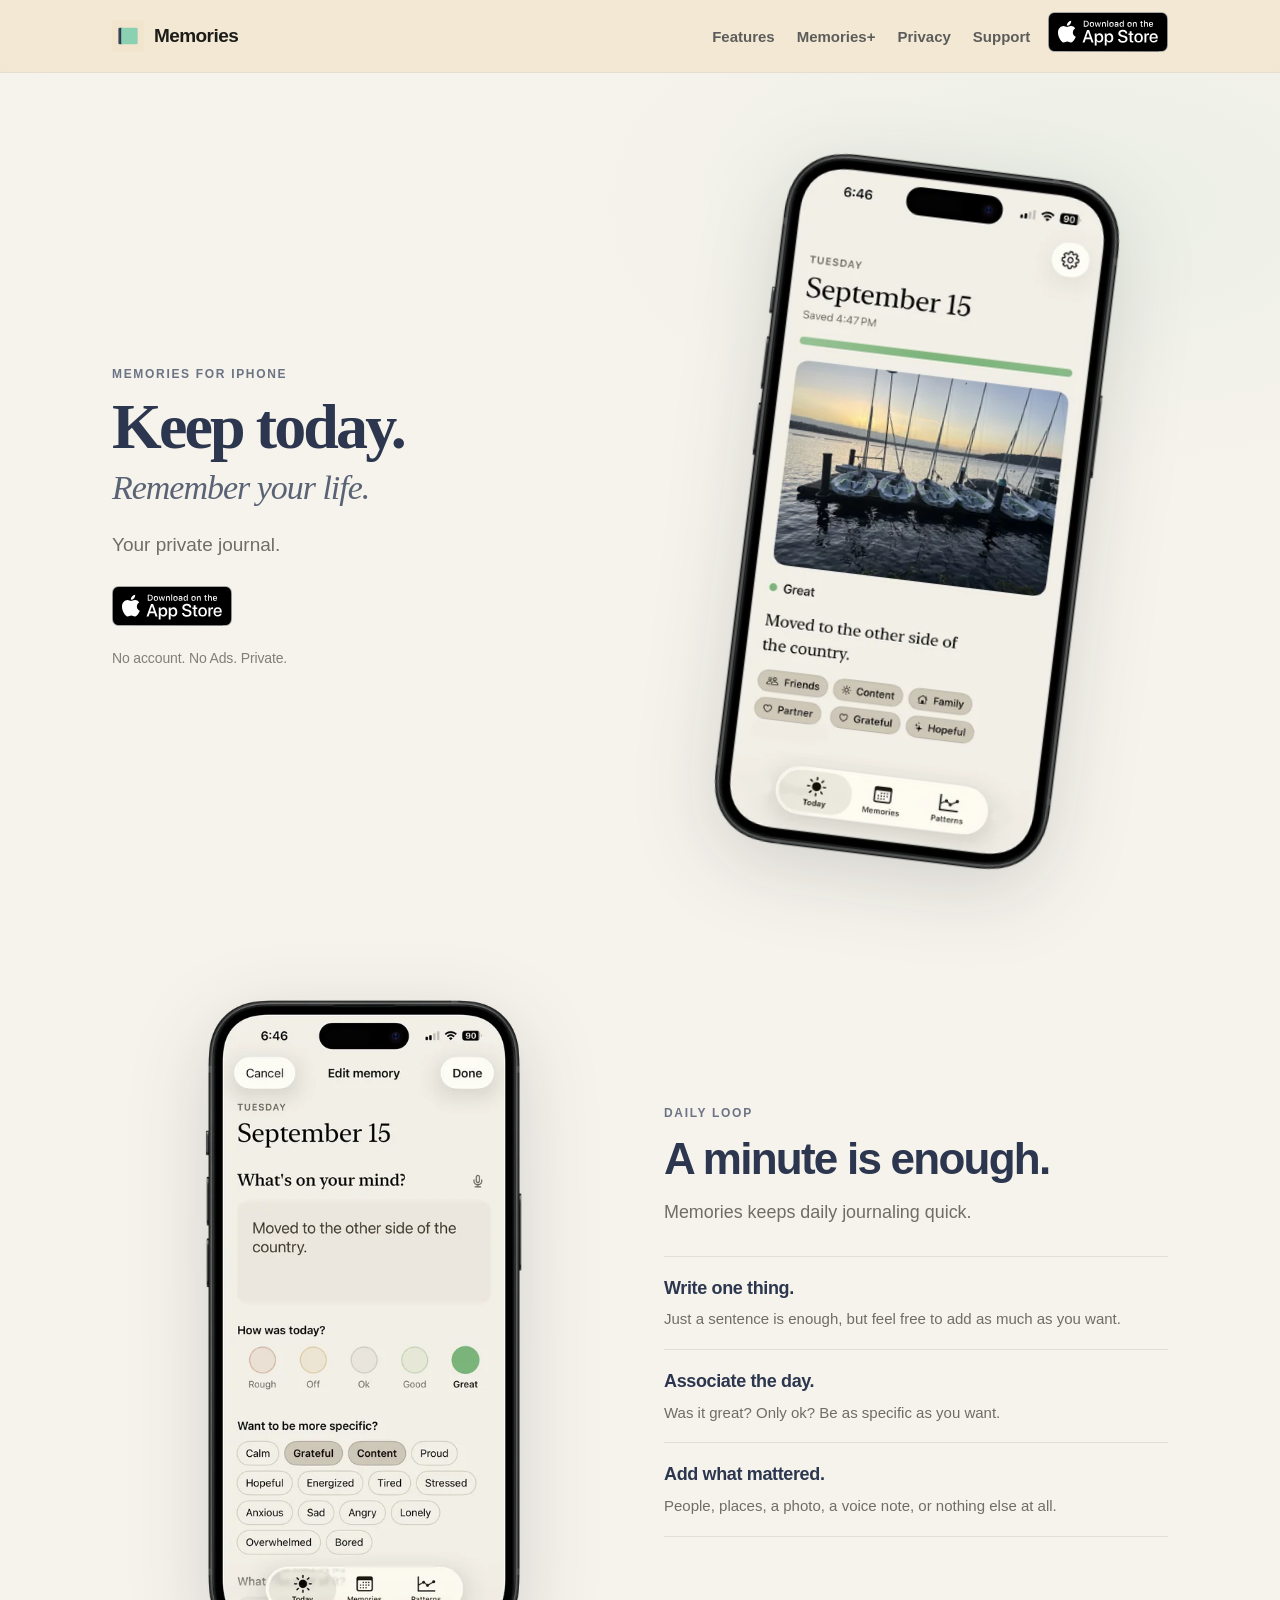
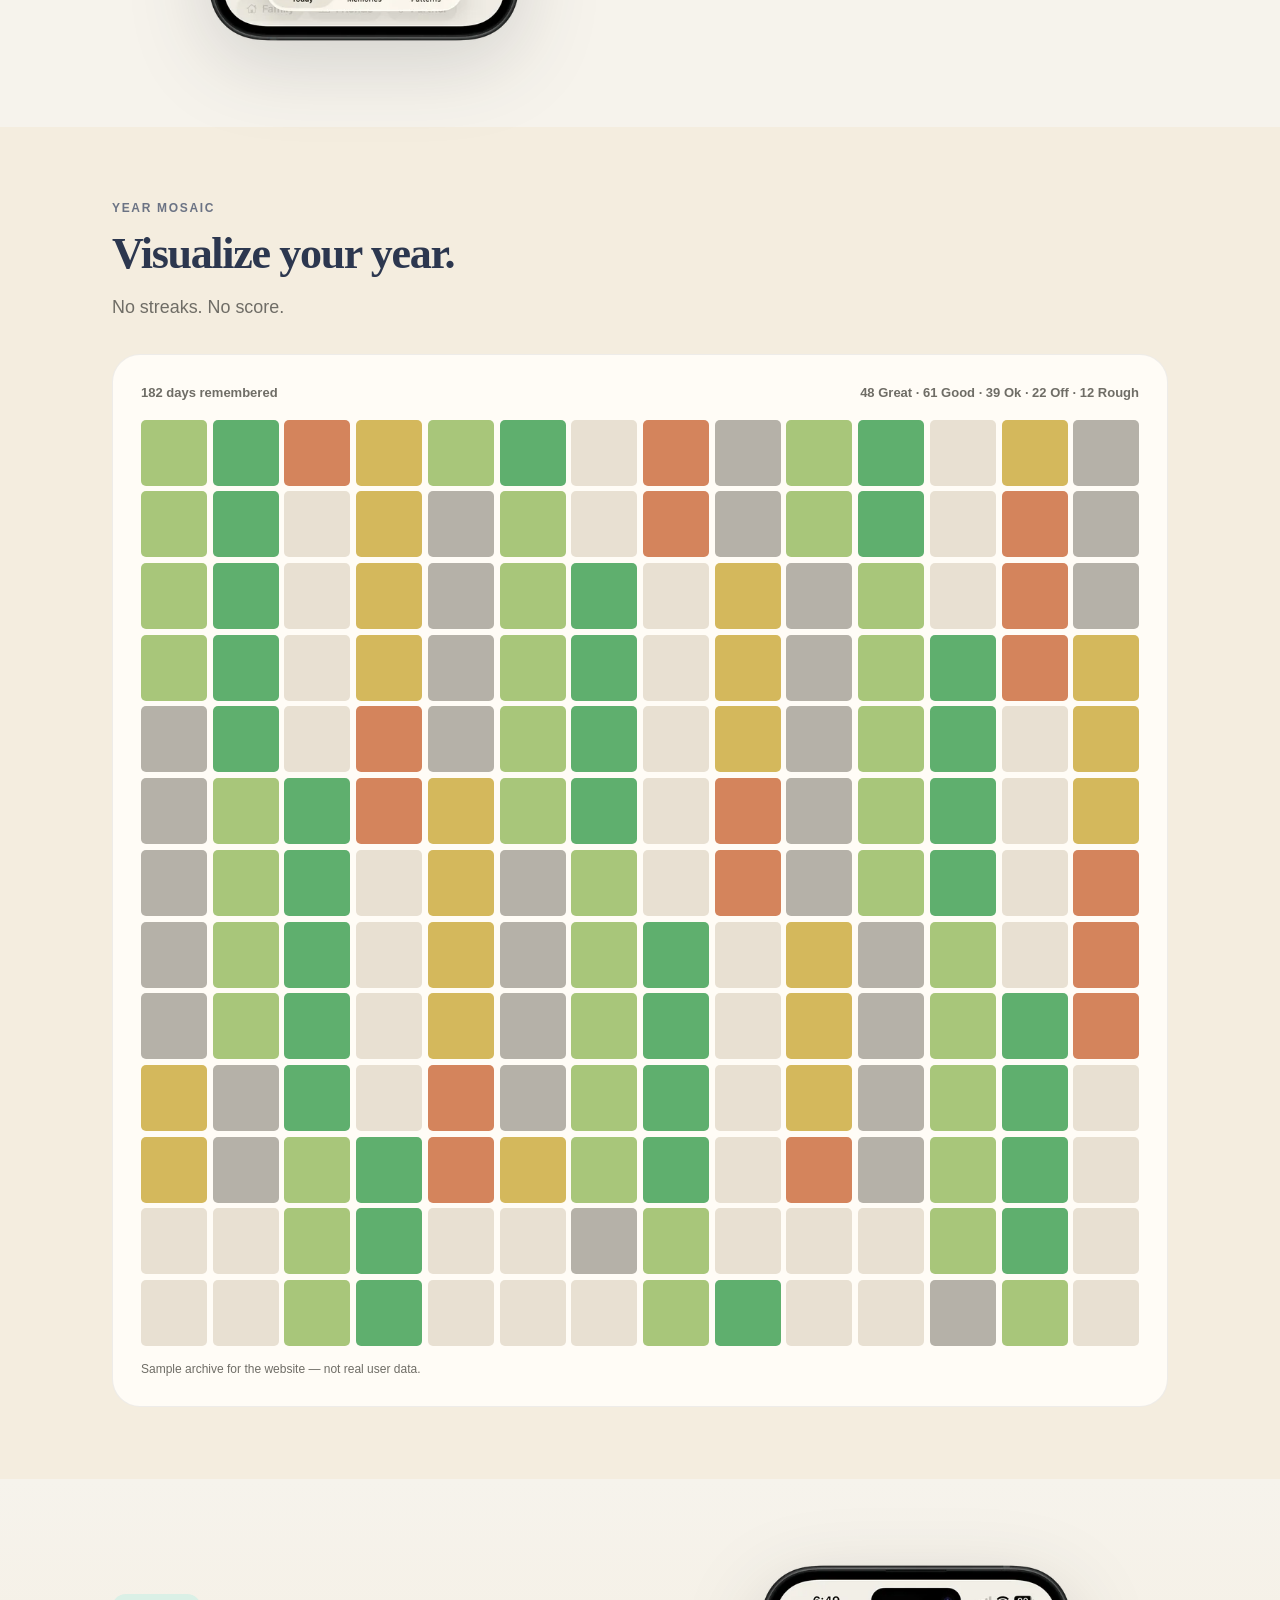
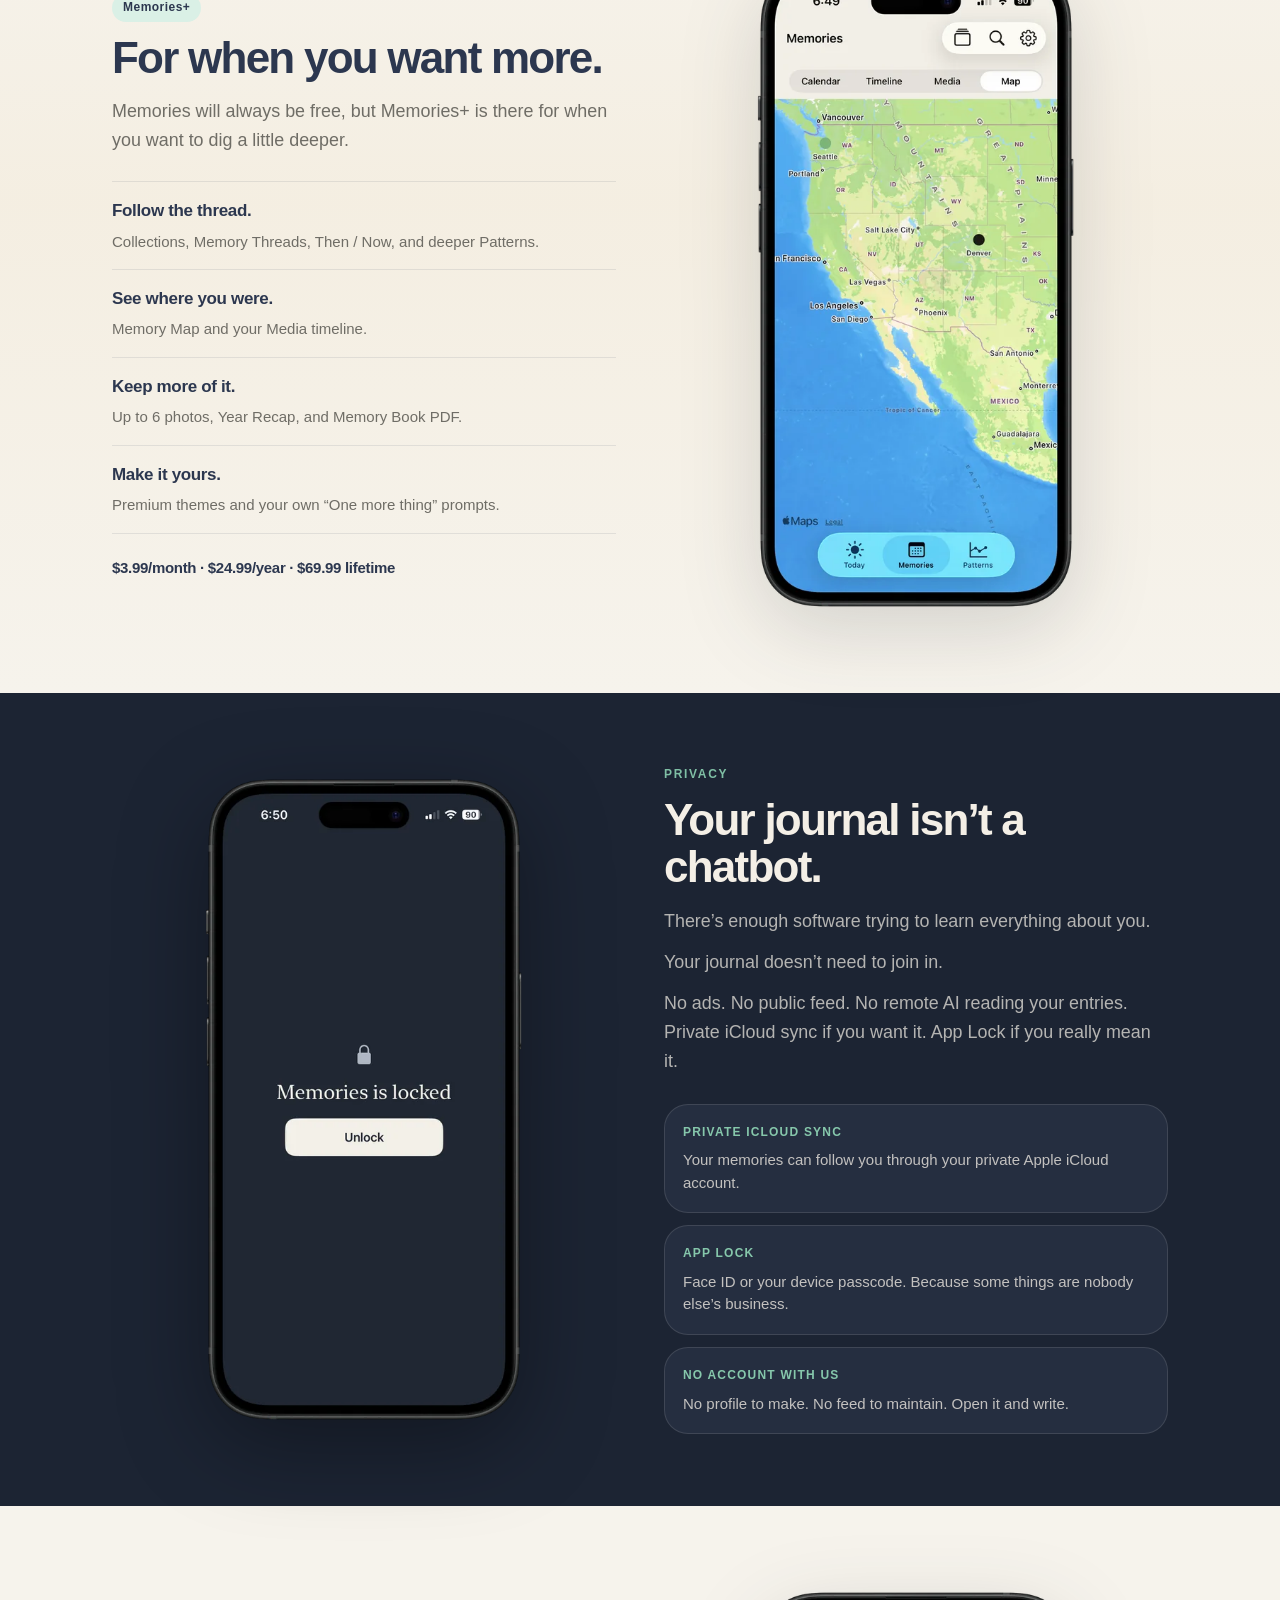
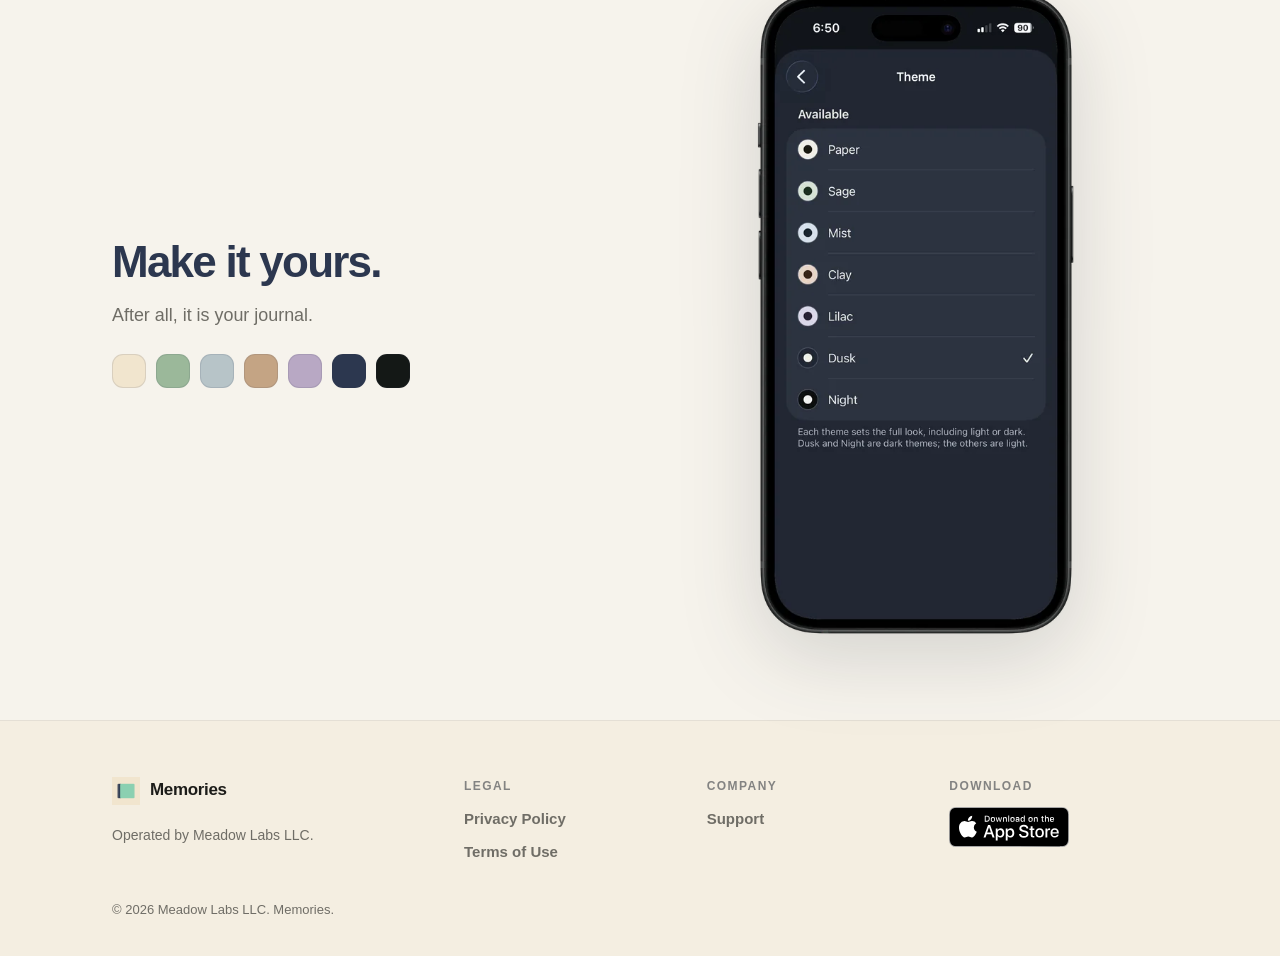
<file: index.html>
<!doctype html>
<html lang="en">
  <head>
    <meta charset="utf-8" />
    <meta name="viewport" content="width=device-width, initial-scale=1" />
    <title>Memories — One Minute Journal for iPhone</title>
    <meta
      name="description"
      content="A private one-minute journal for iPhone. Save a thought, mood, photo, voice memory or place. No streaks, no ads, no public feed."
    />
    <link rel="canonical" href="https://www.memoriesjournal.com/" />
    <meta name="theme-color" content="#F1E5CE" />
    <link rel="icon" type="image/png" href="./assets/favicon-v2.png?v=2" />
    <link rel="apple-touch-icon" href="./assets/logo-opaque.png?v=2" />
    <meta property="og:type" content="website" />
    <meta property="og:url" content="https://www.memoriesjournal.com/" />
    <meta property="og:title" content="Memories — Keep today. Remember your life." />
    <meta
      property="og:description"
      content="A private one-minute journal for iPhone. One sentence is enough."
    />
    <meta property="og:image" content="https://www.memoriesjournal.com/assets/social/memories-og.jpg" />
    <meta property="og:image:width" content="1200" />
    <meta property="og:image:height" content="630" />
    <meta name="twitter:card" content="summary_large_image" />
    <meta name="twitter:title" content="Memories — Keep today. Remember your life." />
    <meta
      name="twitter:description"
      content="A private one-minute journal for iPhone. One sentence is enough."
    />
    <meta name="twitter:image" content="https://www.memoriesjournal.com/assets/social/memories-og.jpg" />
    <link rel="manifest" href="./site.webmanifest" />
    <link rel="stylesheet" href="./styles.css" />
  </head>
  <body>
    <a class="skip-link" href="#main">Skip to content</a>
    <header class="topbar">
      <div class="topbar-inner">
        <a class="brand" href="./index.html" aria-label="Memories home">
          <img class="brand-mark" src="./assets/logo.png" alt="" width="32" height="32" />
          <span class="brand-word">Memories</span>
        </a>
        <div class="topbar-actions">
          <nav class="topnav" aria-label="Primary">
            <a href="#features">Features</a>
            <a href="#memories-plus">Memories+</a>
            <a href="#privacy">Privacy</a>
            <a href="./support.html">Support</a>
          </nav>
          <div data-store-cta></div>
          <button
            class="nav-toggle"
            type="button"
            aria-expanded="false"
            aria-controls="mobileNav"
            aria-label="Open menu"
            data-nav-toggle
          >
            <svg class="icon-open" viewBox="0 0 24 24" fill="none" stroke="currentColor" stroke-width="2" aria-hidden="true">
              <path d="M4 7h16M4 12h16M4 17h16" />
            </svg>
            <svg class="icon-close" viewBox="0 0 24 24" fill="none" stroke="currentColor" stroke-width="2" aria-hidden="true">
              <path d="M6 6l12 12M18 6L6 18" />
            </svg>
          </button>
        </div>
      </div>
      <nav class="mobile-nav" id="mobileNav" aria-label="Mobile">
        <a href="#features">Features</a>
        <a href="#memories-plus">Memories+</a>
        <a href="#privacy">Privacy</a>
        <a href="./support.html">Support</a>
      </nav>
    </header>

    <main id="main">
      <section class="hero" aria-labelledby="hero-title">
        <div class="hero-grid">
          <div class="hero-copy reveal">
            <p class="eyebrow">Memories for iPhone</p>
            <h1 id="hero-title" class="hero-title">Keep today.</h1>
            <p class="hero-sub">Remember your life.</p>
            <p class="hero-body">Your private journal.</p>
            <div class="hero-cta">
              <div data-store-cta></div>
            </div>
            <p class="hero-note">No account. No Ads. Private.</p>
          </div>
          <div class="hero-visual reveal">
            <div class="phone phone--hero">
              <picture>
                <source
                  type="image/webp"
                  srcset="./assets/app/optimized/memories-today-480.webp 480w, ./assets/app/optimized/memories-today-720.webp 720w, ./assets/app/optimized/memories-today-960.webp 960w"
                  sizes="(max-width: 899px) 74vw, min(40vw, 368px)"
                />
                <img
                  src="./assets/app/memories-today.png"
                  alt="Memories journal entry with a photo, mood, and context tags."
                  width="1419"
                  height="2796"
                  loading="eager"
                  fetchpriority="high"
                  decoding="async"
                />
              </picture>
            </div>
          </div>
        </div>
      </section>

      <section class="section section--after-hero" id="features" aria-labelledby="features-title">
        <div class="section-inner">
          <div class="split split--visual-left">
            <div class="split-copy reveal">
              <p class="eyebrow">Daily loop</p>
              <h2 id="features-title" class="h2">A minute is enough.</h2>
              <p class="lead">Memories keeps daily journaling quick.</p>
              <div class="loop-list">
                <div class="loop-item">
                  <h3>Write one thing.</h3>
                  <p>Just a sentence is enough, but feel free to add as much as you want.</p>
                </div>
                <div class="loop-item">
                  <h3>Associate the day.</h3>
                  <p>Was it great? Only ok? Be as specific as you want.</p>
                </div>
                <div class="loop-item">
                  <h3>Add what mattered.</h3>
                  <p>People, places, a photo, a voice note, or nothing else at all.</p>
                </div>
              </div>
            </div>
            <div class="split-visual reveal">
              <div class="phone">
                <picture>
                  <source
                    type="image/webp"
                    srcset="./assets/app/optimized/memories-compose-480.webp 480w, ./assets/app/optimized/memories-compose-720.webp 720w, ./assets/app/optimized/memories-compose-960.webp 960w"
                    sizes="(max-width: 899px) 72vw, 340px"
                  />
                  <img
                    src="./assets/app/memories-compose.png"
                    alt="Memories daily entry editor with mood and feeling selections."
                    width="1419"
                    height="2796"
                    loading="lazy"
                    decoding="async"
                  />
                </picture>
              </div>
            </div>
          </div>
        </div>
      </section>

      <section class="section year-section" aria-labelledby="year-title">
        <div class="section-inner">
          <div class="year-intro reveal">
            <p class="eyebrow">Year Mosaic</p>
            <h2 id="year-title" class="h2 h2-serif">Visualize your year.</h2>
            <p class="lead">No streaks. No score.</p>
          </div>
          <div class="mosaic-panel reveal">
            <div class="mosaic-meta">
              <span>182 days remembered</span>
              <span>48 Great · 61 Good · 39 Ok · 22 Off · 12 Rough</span>
            </div>
            <div id="yearMosaic" class="mosaic-grid" role="list" aria-label="Interactive sample year mosaic"></div>
            <div id="mosaicTip" class="mosaic-tip" hidden></div>
            <p class="mosaic-note">Sample archive for the website — not real user data.</p>
          </div>
        </div>
      </section>

      <section class="section plus-section" id="memories-plus" aria-labelledby="plus-title">
        <div class="section-inner">
          <div class="split">
            <div class="split-copy reveal">
              <p class="plus-label">Memories+</p>
              <h2 id="plus-title" class="h2">For when you want more.</h2>
              <p class="lead">
                Memories will always be free, but Memories+ is there for when you want to dig a little deeper.
              </p>
              <div class="plus-list">
                <div class="plus-item">
                  <h3>Follow the thread.</h3>
                  <p>Collections, Memory Threads, Then / Now, and deeper Patterns.</p>
                </div>
                <div class="plus-item">
                  <h3>See where you were.</h3>
                  <p>Memory Map and your Media timeline.</p>
                </div>
                <div class="plus-item">
                  <h3>Keep more of it.</h3>
                  <p>Up to 6 photos, Year Recap, and Memory Book PDF.</p>
                </div>
                <div class="plus-item">
                  <h3>Make it yours.</h3>
                  <p>Premium themes and your own “One more thing” prompts.</p>
                </div>
              </div>
              <p class="plus-pricing">$3.99/month · $24.99/year · $69.99 lifetime</p>
            </div>
            <div class="split-visual reveal">
              <div class="phone">
                <picture>
                  <source
                    type="image/webp"
                    srcset="./assets/app/optimized/memories-map-480.webp 480w, ./assets/app/optimized/memories-map-720.webp 720w, ./assets/app/optimized/memories-map-960.webp 960w"
                    sizes="(max-width: 899px) 72vw, 340px"
                  />
                  <img
                    src="./assets/app/memories-map.png"
                    alt="Memory Map showing saved journal locations."
                    width="1419"
                    height="2796"
                    loading="lazy"
                    decoding="async"
                  />
                </picture>
              </div>
            </div>
          </div>
        </div>
      </section>

      <section class="section band-dusk" id="privacy" aria-labelledby="privacy-title">
        <div class="section-inner">
          <div class="split split--visual-left">
            <div class="split-copy reveal">
              <p class="eyebrow">Privacy</p>
              <h2 id="privacy-title" class="h2">Your journal isn’t a chatbot.</h2>
              <p class="lead">There’s enough software trying to learn everything about you.</p>
              <p class="lead">Your journal doesn’t need to join in.</p>
              <p class="lead">
                No ads. No public feed. No remote AI reading your entries. Private iCloud sync if you want it. App Lock if you really mean it.
              </p>
              <div class="privacy-cards">
                <article class="privacy-card">
                  <h3>Private iCloud Sync</h3>
                  <p>Your memories can follow you through your private Apple iCloud account.</p>
                </article>
                <article class="privacy-card">
                  <h3>App Lock</h3>
                  <p>Face ID or your device passcode. Because some things are nobody else’s business.</p>
                </article>
                <article class="privacy-card">
                  <h3>No Account With Us</h3>
                  <p>No profile to make. No feed to maintain. Open it and write.</p>
                </article>
              </div>
            </div>
            <div class="split-visual reveal">
              <div class="phone">
                <picture>
                  <source
                    type="image/webp"
                    srcset="./assets/app/optimized/memories-lock-480.webp 480w, ./assets/app/optimized/memories-lock-720.webp 720w, ./assets/app/optimized/memories-lock-960.webp 960w"
                    sizes="(max-width: 899px) 72vw, 340px"
                  />
                  <img
                    src="./assets/app/memories-lock.png"
                    alt="Memories App Lock privacy screen."
                    width="1419"
                    height="2796"
                    loading="lazy"
                    decoding="async"
                  />
                </picture>
              </div>
            </div>
          </div>
        </div>
      </section>

      <section class="section" aria-labelledby="themes-title">
        <div class="section-inner">
          <div class="split">
            <div class="split-copy reveal">
              <h2 id="themes-title" class="h2">Make it yours.</h2>
              <p class="lead">After all, it is your journal.</p>
              <div class="swatch-row" aria-label="Theme colors">
                <span class="swatch" data-theme="paper" title="Paper"></span>
                <span class="swatch" data-theme="sage" title="Sage"></span>
                <span class="swatch" data-theme="mist" title="Mist"></span>
                <span class="swatch" data-theme="clay" title="Clay"></span>
                <span class="swatch" data-theme="lilac" title="Lilac"></span>
                <span class="swatch" data-theme="dusk" title="Dusk"></span>
                <span class="swatch" data-theme="night" title="Night"></span>
              </div>
            </div>
            <div class="split-visual reveal">
              <div class="phone">
                <picture>
                  <source
                    type="image/webp"
                    srcset="./assets/app/optimized/memories-themes-480.webp 480w, ./assets/app/optimized/memories-themes-720.webp 720w, ./assets/app/optimized/memories-themes-960.webp 960w"
                    sizes="(max-width: 899px) 72vw, 340px"
                  />
                  <img
                    src="./assets/app/memories-themes.png"
                    alt="Memories theme picker showing Paper, Sage, Mist, Clay, Lilac, Dusk, and Night."
                    width="1419"
                    height="2796"
                    loading="lazy"
                    decoding="async"
                  />
                </picture>
              </div>
            </div>
          </div>
        </div>
      </section>
    </main>

    <footer class="site-footer">
      <div class="section-inner">
        <div class="footer-grid">
          <div>
            <a class="footer-brand" href="./index.html">
              <img src="./assets/logo.png" alt="" width="28" height="28" />
              Memories
            </a>
            <p class="footer-blurb">Operated by Meadow Labs LLC.</p>
          </div>
          <div>
            <div class="footer-label">Legal</div>
            <div class="footer-links">
              <a href="./privacy.html">Privacy Policy</a>
              <a href="./terms.html">Terms of Use</a>
            </div>
          </div>
          <div>
            <div class="footer-label">Company</div>
            <div class="footer-links">
              <a href="./support.html">Support</a>
            </div>
          </div>
          <div>
            <div class="footer-label">Download</div>
            <div class="footer-links">
              <div data-store-cta></div>
            </div>
          </div>
        </div>
        <div class="footer-bottom">© <span data-year>2026</span> Meadow Labs LLC. Memories.</div>
      </div>
    </footer>
    <script src="./main.js" defer></script>
  </body>
</html>
</file>
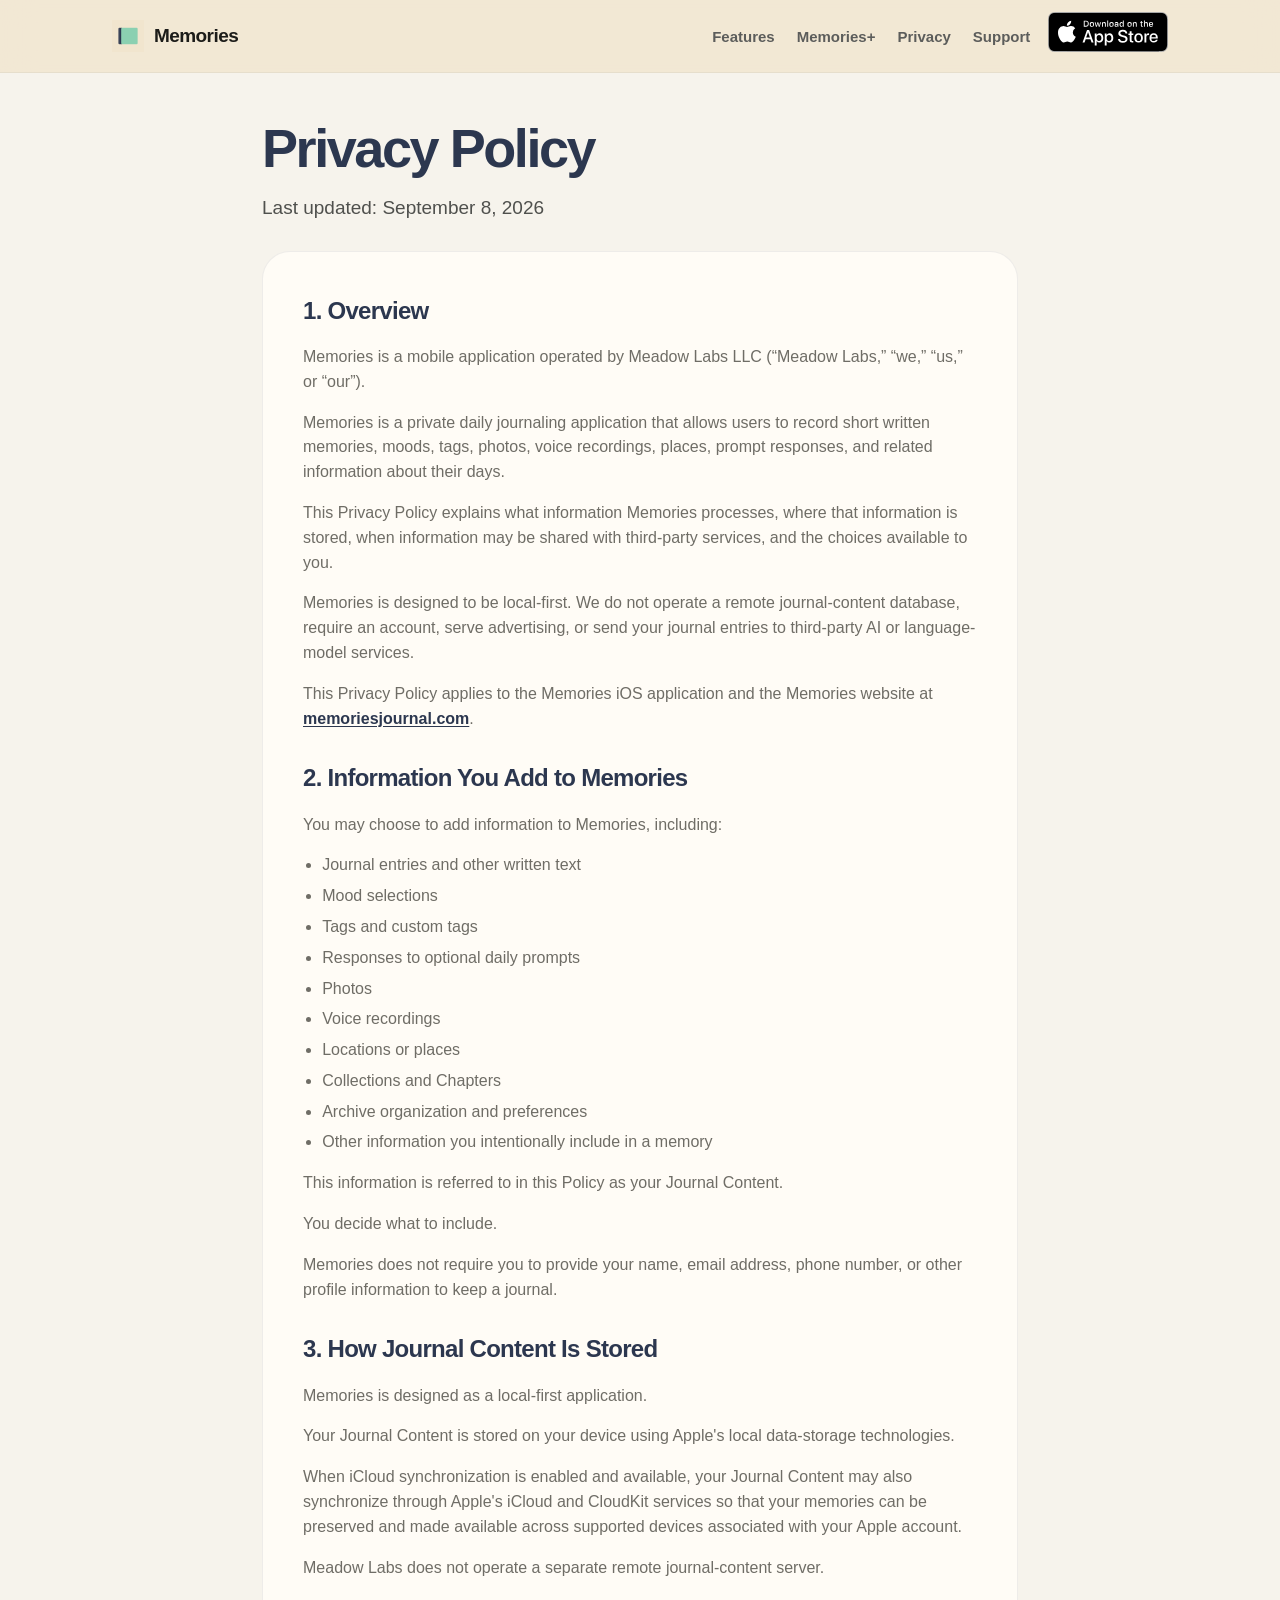
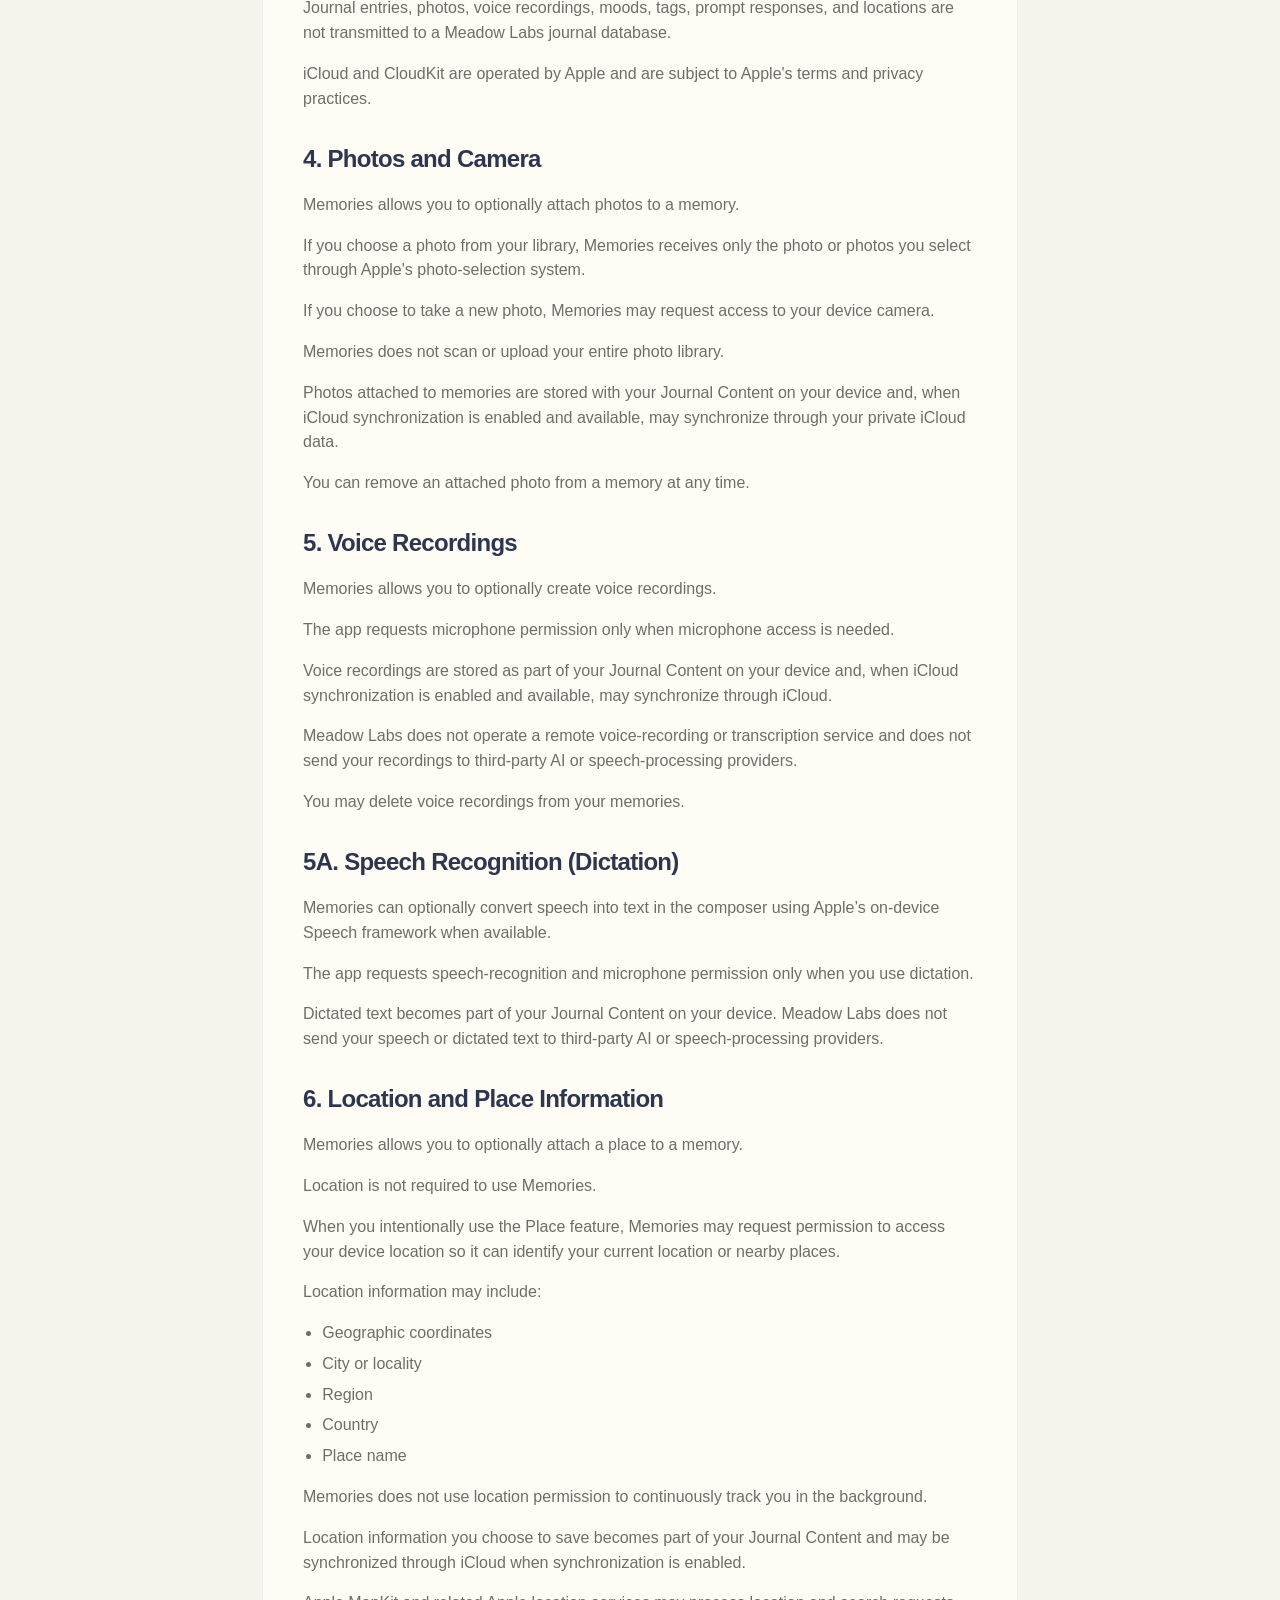
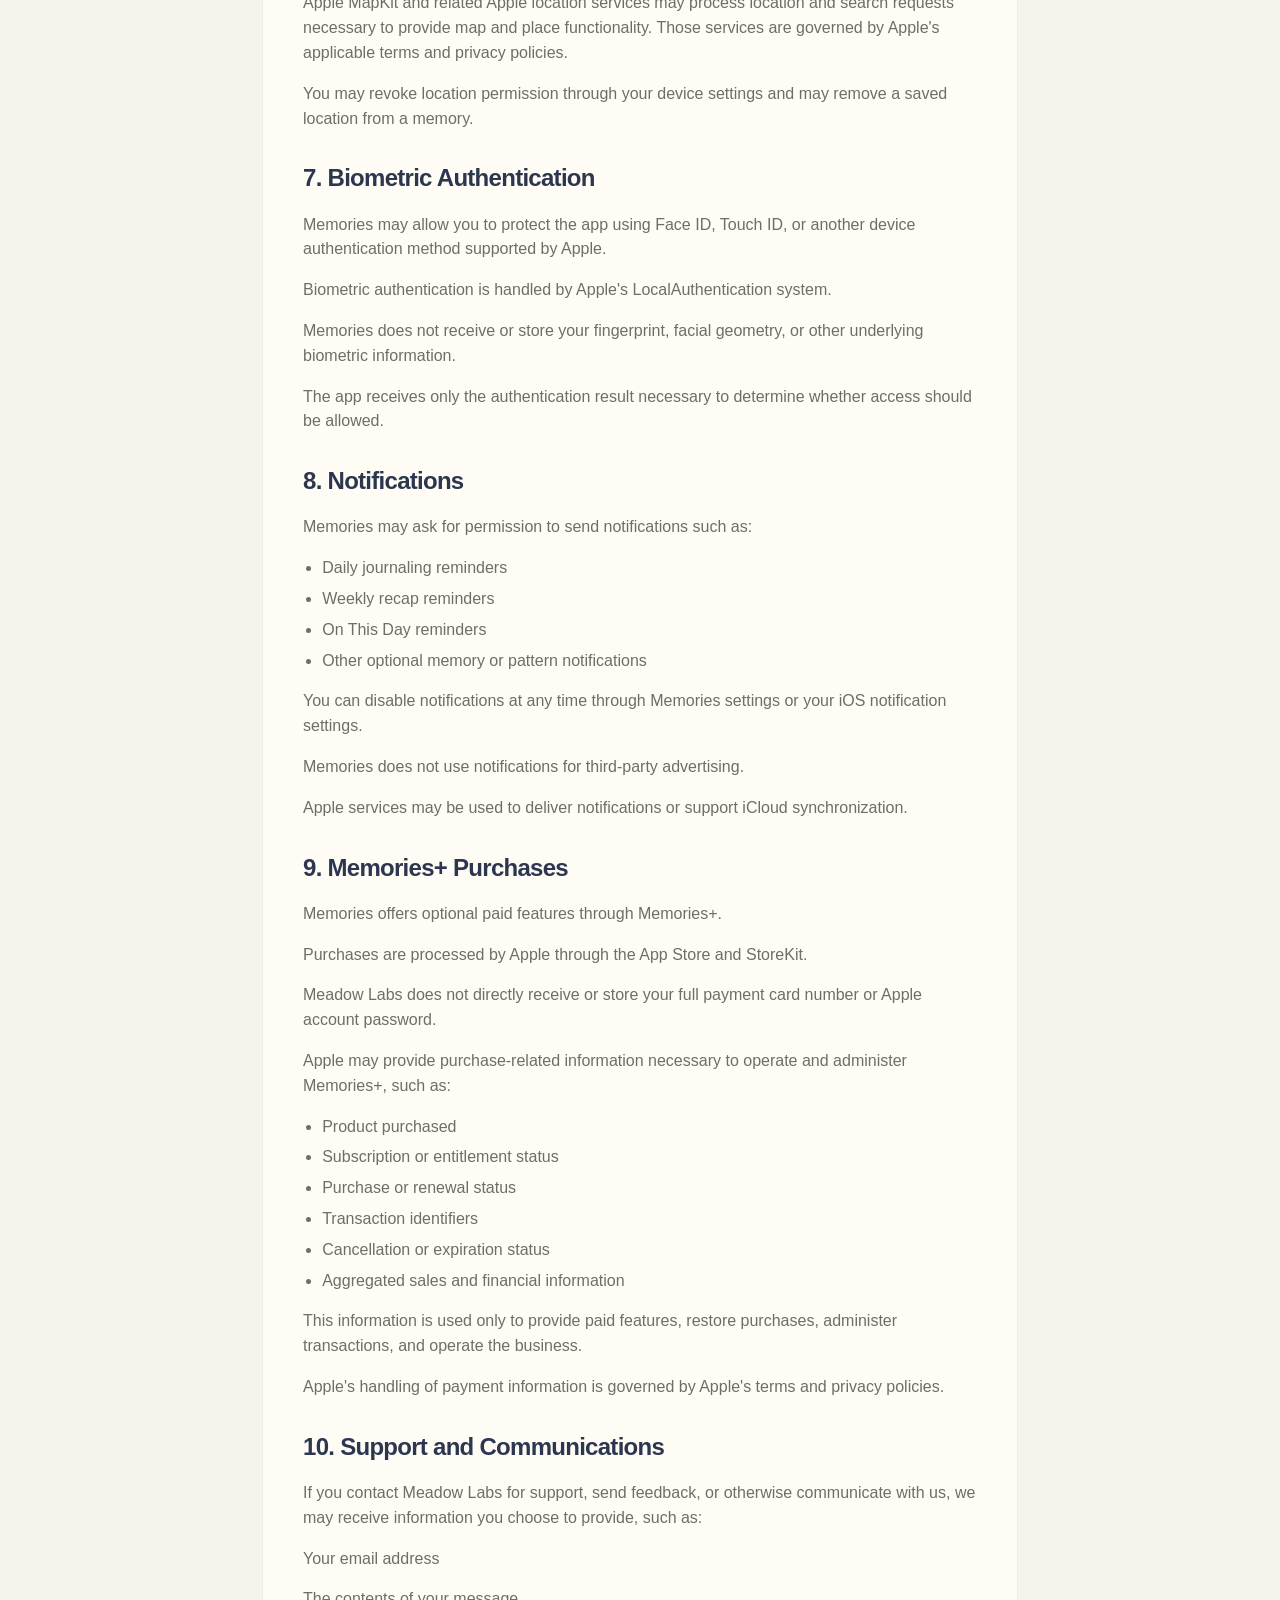
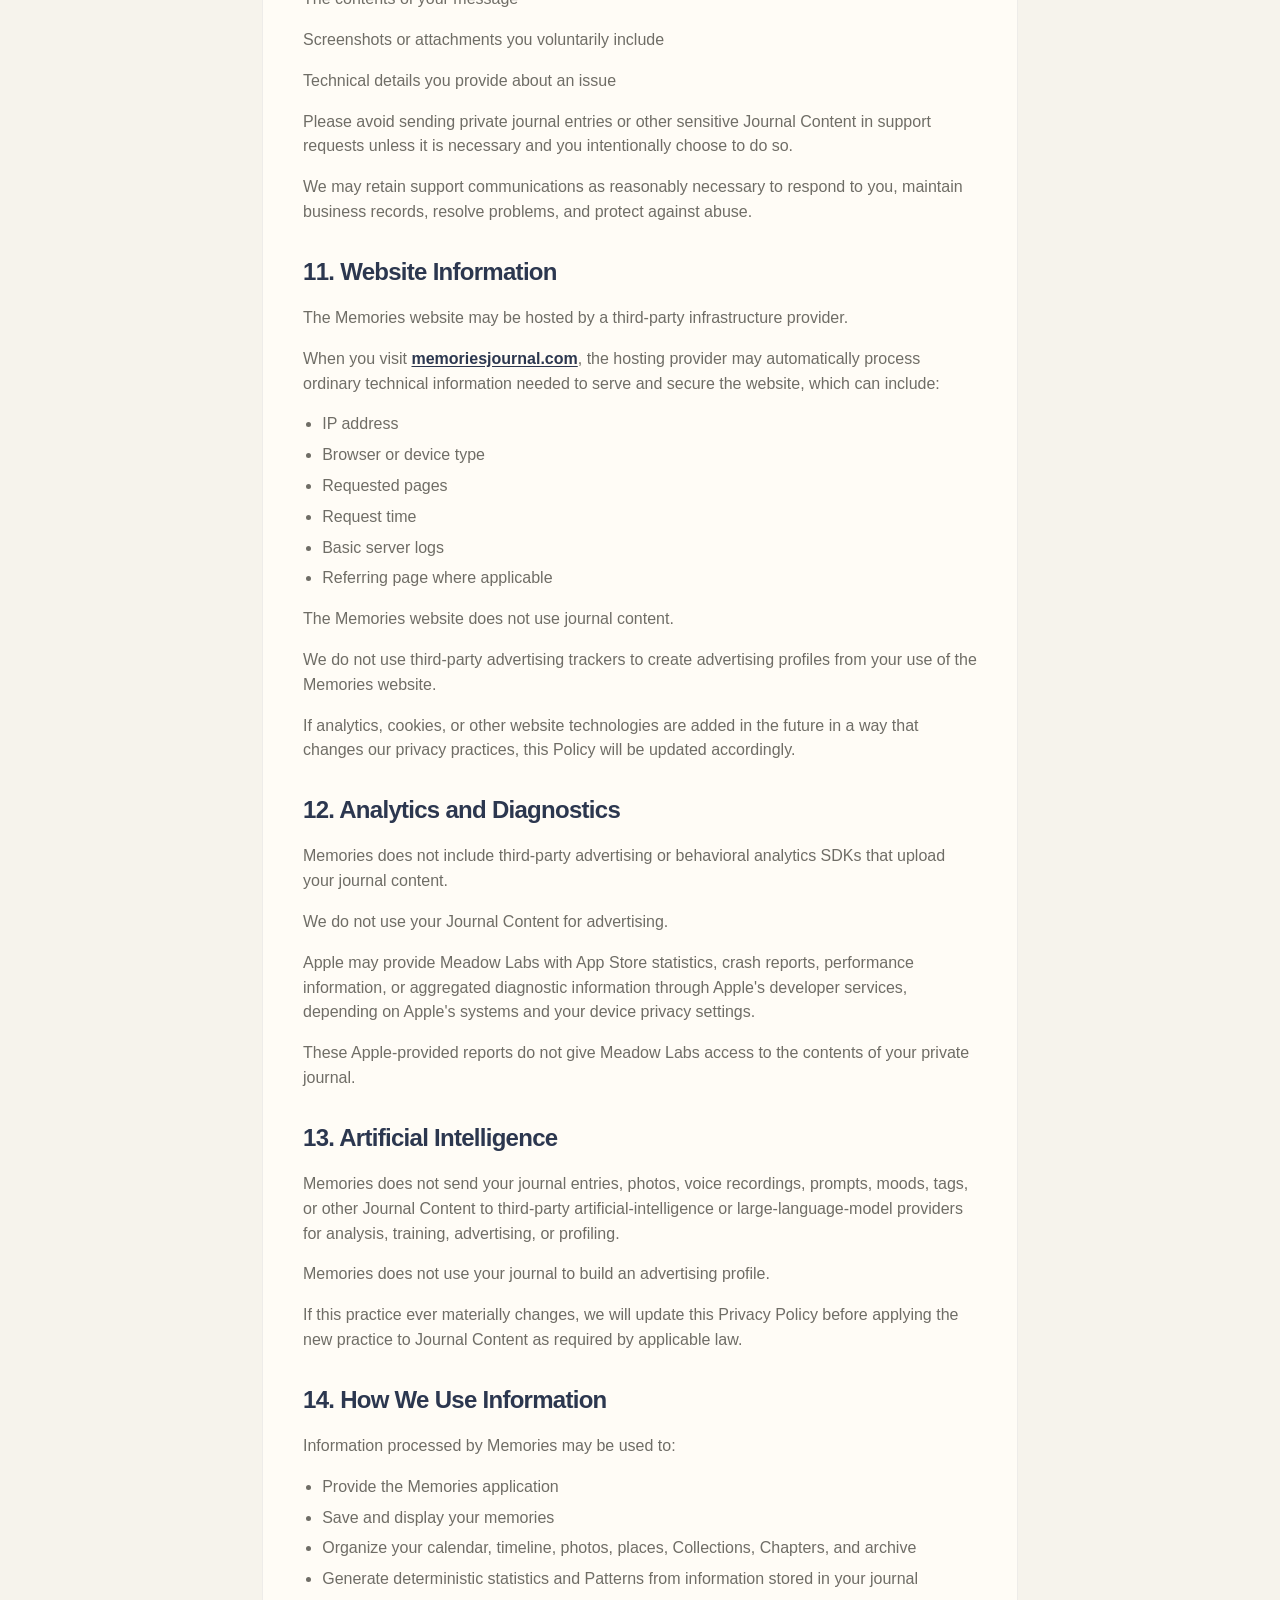
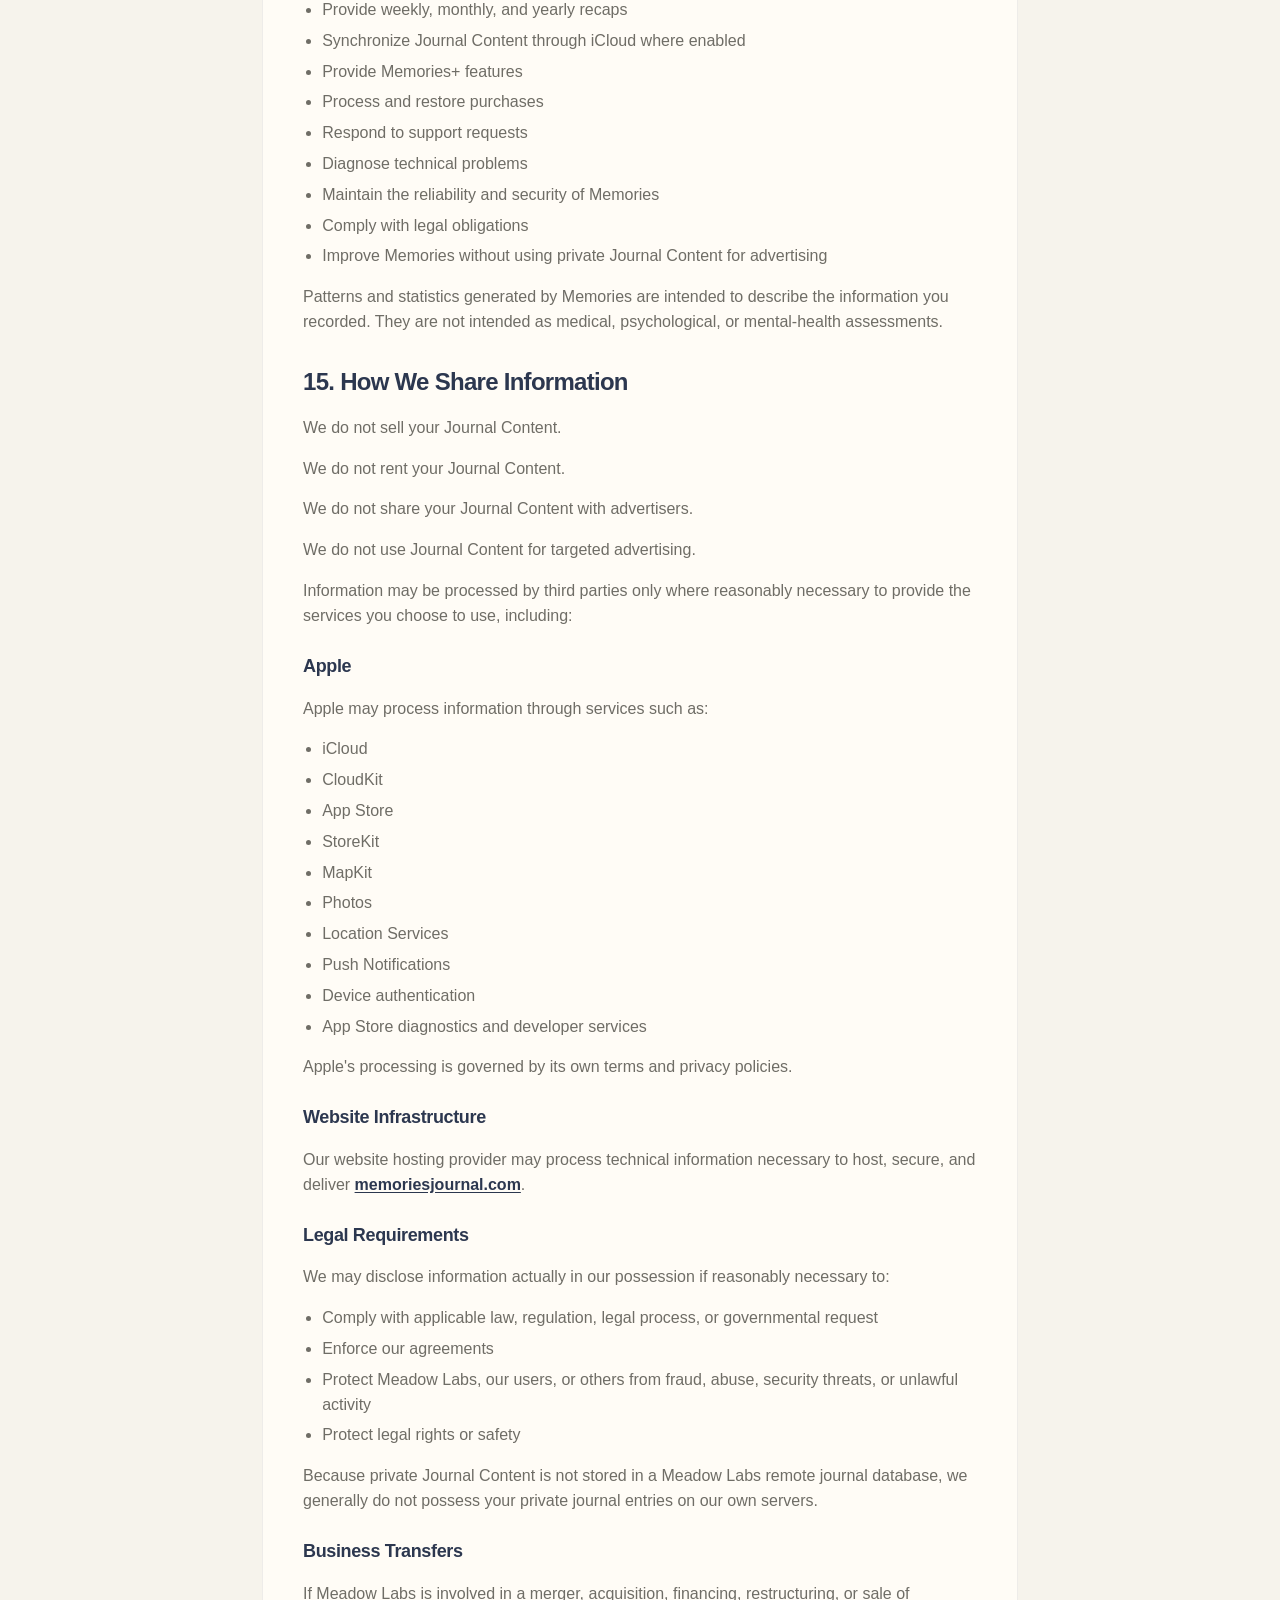
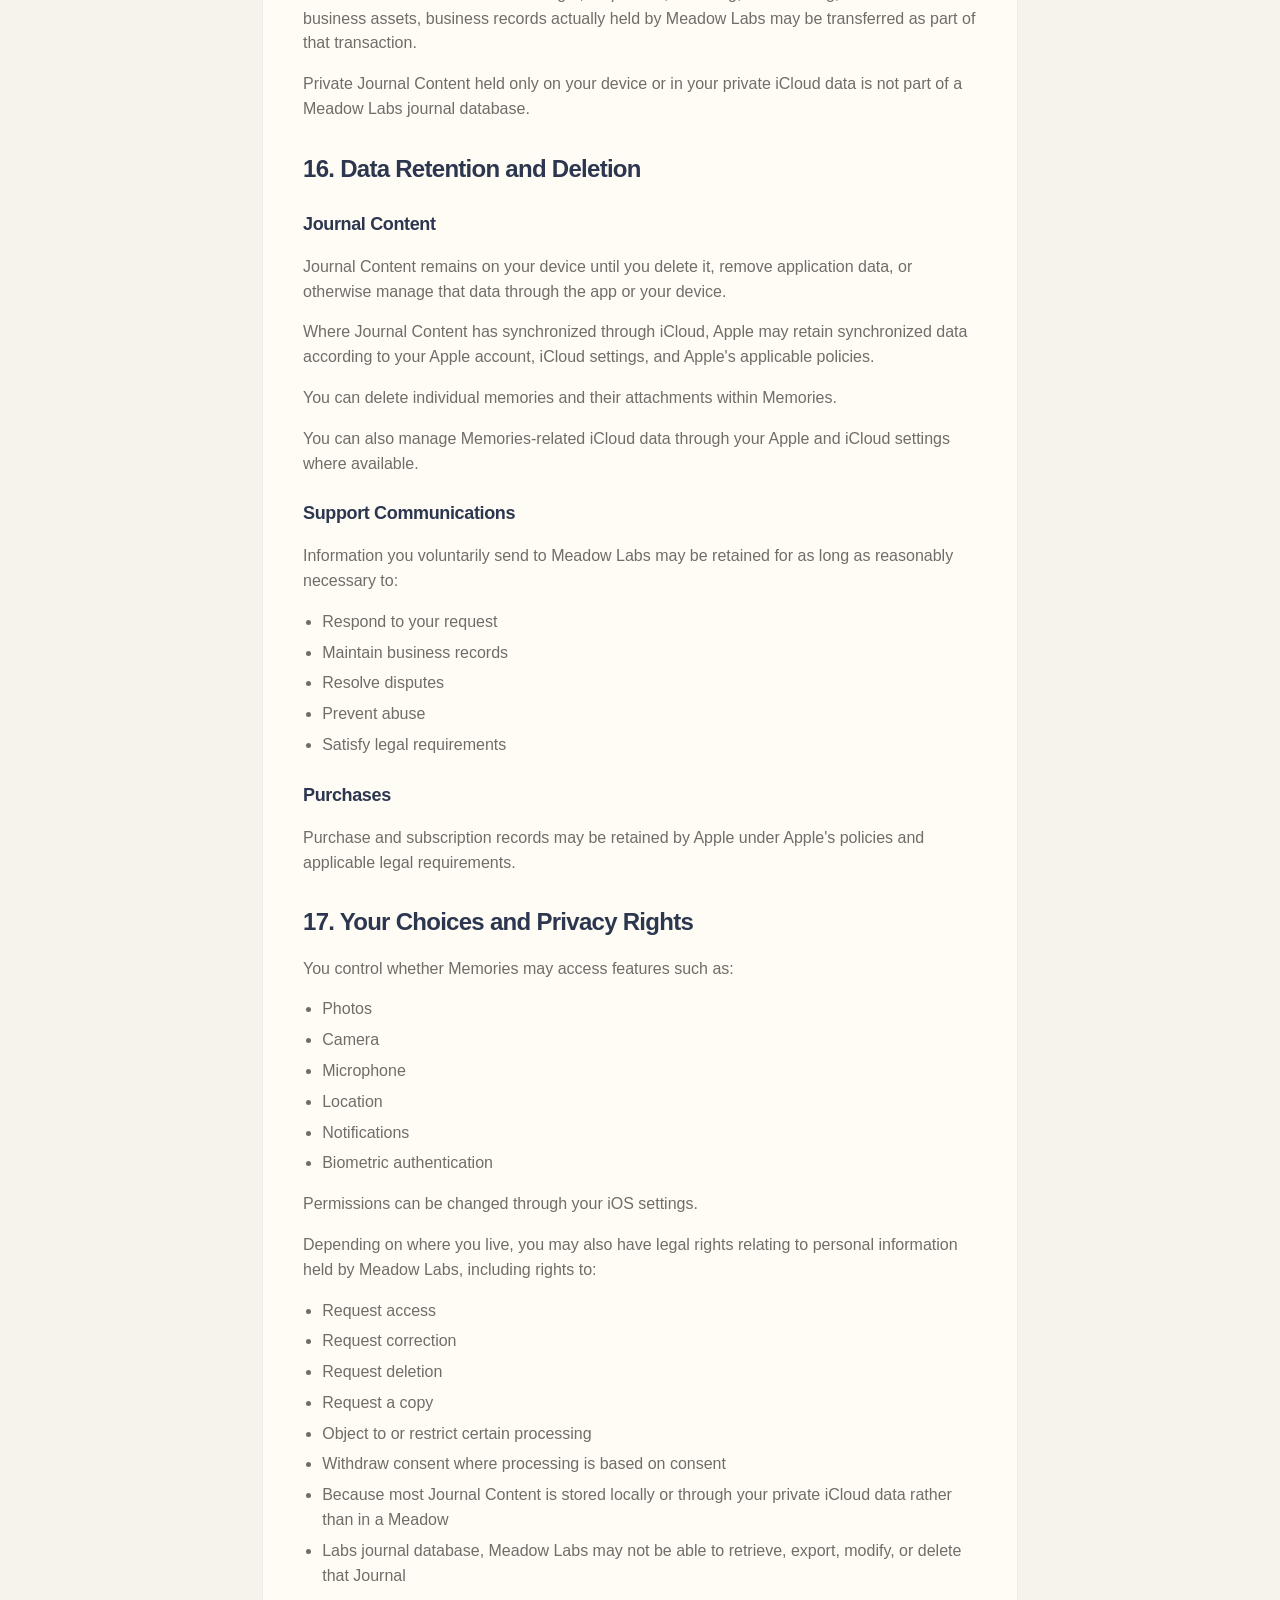
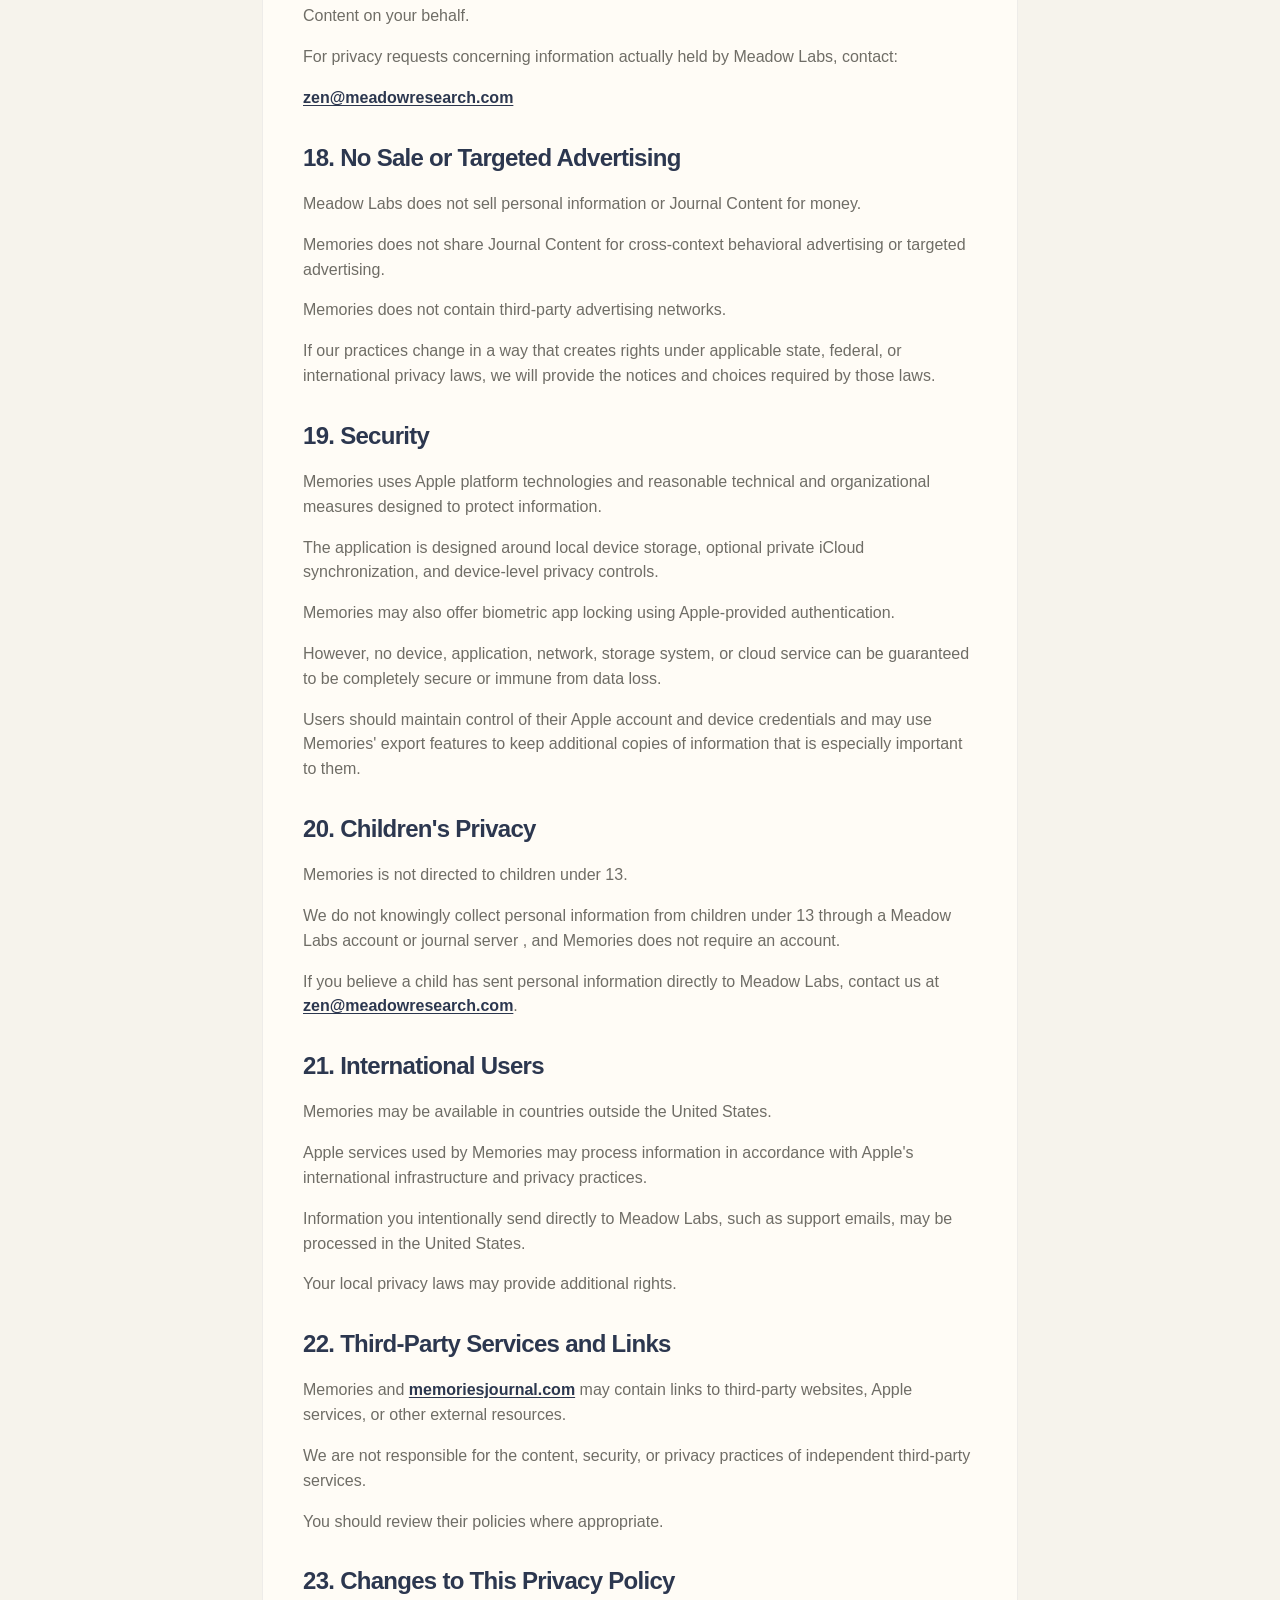
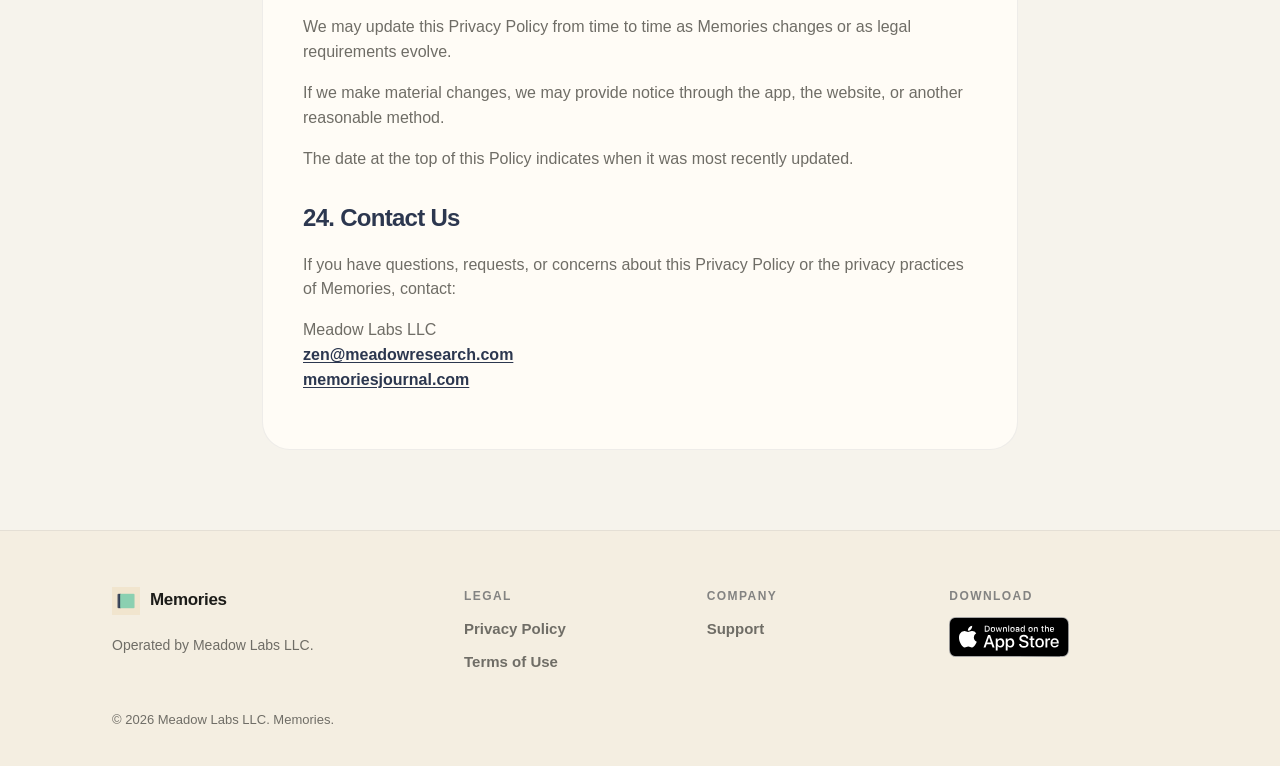
<file: privacy.html>
<!doctype html>
<html lang="en">
  <head>
    <meta charset="utf-8" />
    <meta name="viewport" content="width=device-width, initial-scale=1" />
    <title>Privacy Policy · Memories</title>
    <meta name="description" content="Privacy Policy for the Memories iPhone journal." />
    <link rel="canonical" href="https://www.memoriesjournal.com/privacy" />
    <meta name="theme-color" content="#F1E5CE" />
    <link rel="icon" type="image/png" href="./assets/favicon-v2.png?v=2" />
    <link rel="apple-touch-icon" href="./assets/logo-opaque.png?v=2" />
    <link rel="stylesheet" href="./styles.css" />
  </head>
  <body>
    <a class="skip-link" href="#main">Skip to content</a>
    <header class="topbar">
      <div class="topbar-inner">
        <a class="brand" href="./index.html" aria-label="Memories home">
          <img class="brand-mark" src="./assets/logo.png" alt="" width="34" height="34" />
          <span class="brand-word">Memories</span>
        </a>
        <div class="topbar-actions">
                    <nav class="topnav" aria-label="Primary">
            <a href="./index.html#features">Features</a>
            <a href="./index.html#memories-plus">Memories+</a>
            <a href="./index.html#privacy">Privacy</a>
            <a href="./support.html">Support</a>
          </nav>
          <div data-store-cta></div>
          <button
            class="nav-toggle"
            type="button"
            aria-expanded="false"
            aria-controls="mobileNav"
            aria-label="Open menu"
            data-nav-toggle
          >
            <svg class="icon-open" viewBox="0 0 24 24" fill="none" stroke="currentColor" stroke-width="2" aria-hidden="true">
              <path d="M4 7h16M4 12h16M4 17h16" />
            </svg>
            <svg class="icon-close" viewBox="0 0 24 24" fill="none" stroke="currentColor" stroke-width="2" aria-hidden="true">
              <path d="M6 6l12 12M18 6L6 18" />
            </svg>
          </button>
        </div>
      </div>
      <nav class="mobile-nav" id="mobileNav" aria-label="Mobile">
        <a href="./index.html#features">Features</a>
        <a href="./index.html#memories-plus">Memories+</a>
        <a href="./index.html#privacy">Privacy</a>
        <a href="./support.html">Support</a>
      </nav>
    </header>
    <main id="main" class="legal-main">
      <div class="legal-wrap">
        <h1>Privacy Policy</h1>
        <p class="intro">Last updated: September 8, 2026</p>
        <div class="legal-card legal-card--document">
          <h2>1. Overview</h2>
          <p>Memories is a mobile application operated by Meadow Labs LLC (“Meadow Labs,” “we,” “us,” or “our”).</p>
          <p>Memories is a private daily journaling application that allows users to record short written memories, moods, tags, photos, voice recordings, places, prompt responses, and related information about their days.</p>
          <p>This Privacy Policy explains what information Memories processes, where that information is stored, when information may be shared with third-party services, and the choices available to you.</p>
          <p>Memories is designed to be local-first. We do not operate a remote journal-content database, require an account, serve advertising, or send your journal entries to third-party AI or language-model services.</p>
          <p>This Privacy Policy applies to the Memories iOS application and the Memories website at <a href="https://memoriesjournal.com">memoriesjournal.com</a>.</p>
          <h2>2. Information You Add to Memories</h2>
          <p>You may choose to add information to Memories, including:</p>
          <ul>
            <li>Journal entries and other written text</li>
            <li>Mood selections</li>
            <li>Tags and custom tags</li>
            <li>Responses to optional daily prompts</li>
            <li>Photos</li>
            <li>Voice recordings</li>
            <li>Locations or places</li>
            <li>Collections and Chapters</li>
            <li>Archive organization and preferences</li>
            <li>Other information you intentionally include in a memory</li>
          </ul>
          <p>This information is referred to in this Policy as your Journal Content.</p>
          <p>You decide what to include.</p>
          <p>Memories does not require you to provide your name, email address, phone number, or other profile information to keep a journal.</p>
          <h2>3. How Journal Content Is Stored</h2>
          <p>Memories is designed as a local-first application.</p>
          <p>Your Journal Content is stored on your device using Apple&#x27;s local data-storage technologies.</p>
          <p>When iCloud synchronization is enabled and available, your Journal Content may also synchronize through Apple&#x27;s iCloud and CloudKit services so that your memories can be preserved and made available across supported devices associated with your Apple account.</p>
          <p>Meadow Labs does not operate a separate remote journal-content server.</p>
          <p>Journal entries, photos, voice recordings, moods, tags, prompt responses, and locations are not transmitted to a Meadow Labs journal database.</p>
          <p>iCloud and CloudKit are operated by Apple and are subject to Apple&#x27;s terms and privacy practices.</p>
          <h2>4. Photos and Camera</h2>
          <p>Memories allows you to optionally attach photos to a memory.</p>
          <p>If you choose a photo from your library, Memories receives only the photo or photos you select through Apple&#x27;s photo-selection system.</p>
          <p>If you choose to take a new photo, Memories may request access to your device camera.</p>
          <p>Memories does not scan or upload your entire photo library.</p>
          <p>Photos attached to memories are stored with your Journal Content on your device and, when iCloud synchronization is enabled and available, may synchronize through your private iCloud data.</p>
          <p>You can remove an attached photo from a memory at any time.</p>
          <h2>5. Voice Recordings</h2>
          <p>Memories allows you to optionally create voice recordings.</p>
          <p>The app requests microphone permission only when microphone access is needed.</p>
          <p>Voice recordings are stored as part of your Journal Content on your device and, when iCloud synchronization is enabled and available, may synchronize through iCloud.</p>
          <p>Meadow Labs does not operate a remote voice-recording or transcription service and does not send your recordings to third-party AI or speech-processing providers.</p>
          <p>You may delete voice recordings from your memories.</p>
          <h2>5A. Speech Recognition (Dictation)</h2>
          <p>Memories can optionally convert speech into text in the composer using Apple’s on-device Speech framework when available.</p>
          <p>The app requests speech-recognition and microphone permission only when you use dictation.</p>
          <p>Dictated text becomes part of your Journal Content on your device. Meadow Labs does not send your speech or dictated text to third-party AI or speech-processing providers.</p>
          <h2>6. Location and Place Information</h2>
          <p>Memories allows you to optionally attach a place to a memory.</p>
          <p>Location is not required to use Memories.</p>
          <p>When you intentionally use the Place feature, Memories may request permission to access your device location so it can identify your current location or nearby places.</p>
          <p>Location information may include:</p>
          <ul>
            <li>Geographic coordinates</li>
            <li>City or locality</li>
            <li>Region</li>
            <li>Country</li>
            <li>Place name</li>
          </ul>
          <p>Memories does not use location permission to continuously track you in the background.</p>
          <p>Location information you choose to save becomes part of your Journal Content and may be synchronized through iCloud when synchronization is enabled.</p>
          <p>Apple MapKit and related Apple location services may process location and search requests necessary to provide map and place functionality. Those services are governed by Apple&#x27;s applicable terms and privacy policies.</p>
          <p>You may revoke location permission through your device settings and may remove a saved location from a memory.</p>
          <h2>7. Biometric Authentication</h2>
          <p>Memories may allow you to protect the app using Face ID, Touch ID, or another device authentication method supported by Apple.</p>
          <p>Biometric authentication is handled by Apple&#x27;s LocalAuthentication system.</p>
          <p>Memories does not receive or store your fingerprint, facial geometry, or other underlying biometric information.</p>
          <p>The app receives only the authentication result necessary to determine whether access should be allowed.</p>
          <h2>8. Notifications</h2>
          <p>Memories may ask for permission to send notifications such as:</p>
          <ul>
            <li>Daily journaling reminders</li>
            <li>Weekly recap reminders</li>
            <li>On This Day reminders</li>
            <li>Other optional memory or pattern notifications</li>
          </ul>
          <p>You can disable notifications at any time through Memories settings or your iOS notification settings.</p>
          <p>Memories does not use notifications for third-party advertising.</p>
          <p>Apple services may be used to deliver notifications or support iCloud synchronization.</p>
          <h2>9. Memories+ Purchases</h2>
          <p>Memories offers optional paid features through Memories+.</p>
          <p>Purchases are processed by Apple through the App Store and StoreKit.</p>
          <p>Meadow Labs does not directly receive or store your full payment card number or Apple account password.</p>
          <p>Apple may provide purchase-related information necessary to operate and administer Memories+, such as:</p>
          <ul>
            <li>Product purchased</li>
            <li>Subscription or entitlement status</li>
            <li>Purchase or renewal status</li>
            <li>Transaction identifiers</li>
            <li>Cancellation or expiration status</li>
            <li>Aggregated sales and financial information</li>
          </ul>
          <p>This information is used only to provide paid features, restore purchases, administer transactions, and operate the business.</p>
          <p>Apple&#x27;s handling of payment information is governed by Apple&#x27;s terms and privacy policies.</p>
          <h2>10. Support and Communications</h2>
          <p>If you contact Meadow Labs for support, send feedback, or otherwise communicate with us, we may receive information you choose to provide, such as:</p>
          <p>Your email address</p>
          <p>The contents of your message</p>
          <p>Screenshots or attachments you voluntarily include</p>
          <p>Technical details you provide about an issue</p>
          <p>Please avoid sending private journal entries or other sensitive Journal Content in support requests unless it is necessary and you intentionally choose to do so.</p>
          <p>We may retain support communications as reasonably necessary to respond to you, maintain business records, resolve problems, and protect against abuse.</p>
          <h2>11. Website Information</h2>
          <p>The Memories website may be hosted by a third-party infrastructure provider.</p>
          <p>When you visit <a href="https://memoriesjournal.com">memoriesjournal.com</a>, the hosting provider may automatically process ordinary technical information needed to serve and secure the website, which can include:</p>
          <ul>
            <li>IP address</li>
            <li>Browser or device type</li>
            <li>Requested pages</li>
            <li>Request time</li>
            <li>Basic server logs</li>
            <li>Referring page where applicable</li>
          </ul>
          <p>The Memories website does not use journal content.</p>
          <p>We do not use third-party advertising trackers to create advertising profiles from your use of the Memories website.</p>
          <p>If analytics, cookies, or other website technologies are added in the future in a way that changes our privacy practices, this Policy will be updated accordingly.</p>
          <h2>12. Analytics and Diagnostics</h2>
          <p>Memories does not include third-party advertising or behavioral analytics SDKs that upload your journal content.</p>
          <p>We do not use your Journal Content for advertising.</p>
          <p>Apple may provide Meadow Labs with App Store statistics, crash reports, performance information, or aggregated diagnostic information through Apple&#x27;s developer services, depending on Apple&#x27;s systems and your device privacy settings.</p>
          <p>These Apple-provided reports do not give Meadow Labs access to the contents of your private journal.</p>
          <h2>13. Artificial Intelligence</h2>
          <p>Memories does not send your journal entries, photos, voice recordings, prompts, moods, tags, or other Journal Content to third-party artificial-intelligence or large-language-model providers for analysis, training, advertising, or profiling.</p>
          <p>Memories does not use your journal to build an advertising profile.</p>
          <p>If this practice ever materially changes, we will update this Privacy Policy before applying the new practice to Journal Content as required by applicable law.</p>
          <h2>14. How We Use Information</h2>
          <p>Information processed by Memories may be used to:</p>
          <ul>
            <li>Provide the Memories application</li>
            <li>Save and display your memories</li>
            <li>Organize your calendar, timeline, photos, places, Collections, Chapters, and archive</li>
            <li>Generate deterministic statistics and Patterns from information stored in your journal</li>
            <li>Provide weekly, monthly, and yearly recaps</li>
            <li>Synchronize Journal Content through iCloud where enabled</li>
            <li>Provide Memories+ features</li>
            <li>Process and restore purchases</li>
            <li>Respond to support requests</li>
            <li>Diagnose technical problems</li>
            <li>Maintain the reliability and security of Memories</li>
            <li>Comply with legal obligations</li>
            <li>Improve Memories without using private Journal Content for advertising</li>
          </ul>
          <p>Patterns and statistics generated by Memories are intended to describe the information you recorded. They are not intended as medical, psychological, or mental-health assessments.</p>
          <h2>15. How We Share Information</h2>
          <p>We do not sell your Journal Content.</p>
          <p>We do not rent your Journal Content.</p>
          <p>We do not share your Journal Content with advertisers.</p>
          <p>We do not use Journal Content for targeted advertising.</p>
          <p>Information may be processed by third parties only where reasonably necessary to provide the services you choose to use, including:</p>
          <h3>Apple</h3>
          <p>Apple may process information through services such as:</p>
          <ul>
            <li>iCloud</li>
            <li>CloudKit</li>
            <li>App Store</li>
            <li>StoreKit</li>
            <li>MapKit</li>
            <li>Photos</li>
            <li>Location Services</li>
            <li>Push Notifications</li>
            <li>Device authentication</li>
            <li>App Store diagnostics and developer services</li>
          </ul>
          <p>Apple&#x27;s processing is governed by its own terms and privacy policies.</p>
          <h3>Website Infrastructure</h3>
          <p>Our website hosting provider may process technical information necessary to host, secure, and deliver <a href="https://memoriesjournal.com">memoriesjournal.com</a>.</p>
          <h3>Legal Requirements</h3>
          <p>We may disclose information actually in our possession if reasonably necessary to:</p>
          <ul>
            <li>Comply with applicable law, regulation, legal process, or governmental request</li>
            <li>Enforce our agreements</li>
            <li>Protect Meadow Labs, our users, or others from fraud, abuse, security threats, or unlawful activity</li>
            <li>Protect legal rights or safety</li>
          </ul>
          <p>Because private Journal Content is not stored in a Meadow Labs remote journal database, we generally do not possess your private journal entries on our own servers.</p>
          <h3>Business Transfers</h3>
          <p>If Meadow Labs is involved in a merger, acquisition, financing, restructuring, or sale of business assets, business records actually held by Meadow Labs may be transferred as part of that transaction.</p>
          <p>Private Journal Content held only on your device or in your private iCloud data is not part of a Meadow Labs journal database.</p>
          <h2>16. Data Retention and Deletion</h2>
          <h3>Journal Content</h3>
          <p>Journal Content remains on your device until you delete it, remove application data, or otherwise manage that data through the app or your device.</p>
          <p>Where Journal Content has synchronized through iCloud, Apple may retain synchronized data according to your Apple account, iCloud settings, and Apple&#x27;s applicable policies.</p>
          <p>You can delete individual memories and their attachments within Memories.</p>
          <p>You can also manage Memories-related iCloud data through your Apple and iCloud settings where available.</p>
          <h3>Support Communications</h3>
          <p>Information you voluntarily send to Meadow Labs may be retained for as long as reasonably necessary to:</p>
          <ul>
            <li>Respond to your request</li>
            <li>Maintain business records</li>
            <li>Resolve disputes</li>
            <li>Prevent abuse</li>
            <li>Satisfy legal requirements</li>
          </ul>
          <h3>Purchases</h3>
          <p>Purchase and subscription records may be retained by Apple under Apple&#x27;s policies and applicable legal requirements.</p>
          <h2>17. Your Choices and Privacy Rights</h2>
          <p>You control whether Memories may access features such as:</p>
          <ul>
            <li>Photos</li>
            <li>Camera</li>
            <li>Microphone</li>
            <li>Location</li>
            <li>Notifications</li>
            <li>Biometric authentication</li>
          </ul>
          <p>Permissions can be changed through your iOS settings.</p>
          <p>Depending on where you live, you may also have legal rights relating to personal information held by Meadow Labs, including rights to:</p>
          <ul>
            <li>Request access</li>
            <li>Request correction</li>
            <li>Request deletion</li>
            <li>Request a copy</li>
            <li>Object to or restrict certain processing</li>
            <li>Withdraw consent where processing is based on consent</li>
            <li>Because most Journal Content is stored locally or through your private iCloud data rather than in a Meadow</li>
            <li>Labs journal database, Meadow Labs may not be able to retrieve, export, modify, or delete that Journal</li>
          </ul>
          <p>Content on your behalf.</p>
          <p>For privacy requests concerning information actually held by Meadow Labs, contact:</p>
          <p><a href="mailto:zen@meadowresearch.com">zen@meadowresearch.com</a></p>
          <h2>18. No Sale or Targeted Advertising</h2>
          <p>Meadow Labs does not sell personal information or Journal Content for money.</p>
          <p>Memories does not share Journal Content for cross-context behavioral advertising or targeted advertising.</p>
          <p>Memories does not contain third-party advertising networks.</p>
          <p>If our practices change in a way that creates rights under applicable state, federal, or international privacy laws, we will provide the notices and choices required by those laws.</p>
          <h2>19. Security</h2>
          <p>Memories uses Apple platform technologies and reasonable technical and organizational measures designed to protect information.</p>
          <p>The application is designed around local device storage, optional private iCloud synchronization, and device-level privacy controls.</p>
          <p>Memories may also offer biometric app locking using Apple-provided authentication.</p>
          <p>However, no device, application, network, storage system, or cloud service can be guaranteed to be completely secure or immune from data loss.</p>
          <p>Users should maintain control of their Apple account and device credentials and may use Memories&#x27; export features to keep additional copies of information that is especially important to them.</p>
          <h2>20. Children&#x27;s Privacy</h2>
          <p>Memories is not directed to children under 13.</p>
          <p>We do not knowingly collect personal information from children under 13 through a Meadow Labs account or journal server , and Memories does not require an account.</p>
          <p>If you believe a child has sent personal information directly to Meadow Labs, contact us at <a href="mailto:zen@meadowresearch.com">zen@meadowresearch.com</a>.</p>
          <h2>21. International Users</h2>
          <p>Memories may be available in countries outside the United States.</p>
          <p>Apple services used by Memories may process information in accordance with Apple&#x27;s international infrastructure and privacy practices.</p>
          <p>Information you intentionally send directly to Meadow Labs, such as support emails, may be processed in the United States.</p>
          <p>Your local privacy laws may provide additional rights.</p>
          <h2>22. Third-Party Services and Links</h2>
          <p>Memories and <a href="https://memoriesjournal.com">memoriesjournal.com</a> may contain links to third-party websites, Apple services, or other external resources.</p>
          <p>We are not responsible for the content, security, or privacy practices of independent third-party services.</p>
          <p>You should review their policies where appropriate.</p>
          <h2>23. Changes to This Privacy Policy</h2>
          <p>We may update this Privacy Policy from time to time as Memories changes or as legal requirements evolve.</p>
          <p>If we make material changes, we may provide notice through the app, the website, or another reasonable method.</p>
          <p>The date at the top of this Policy indicates when it was most recently updated.</p>
          <h2>24. Contact Us</h2>
          <p>If you have questions, requests, or concerns about this Privacy Policy or the privacy practices of Memories, contact:</p>
          <p>Meadow Labs LLC<br />
          <a href="mailto:zen@meadowresearch.com">zen@meadowresearch.com</a><br />
          <a href="https://memoriesjournal.com">memoriesjournal.com</a></p>
        </div>
      </div>
    </main>
            <footer class="site-footer">
      <div class="section-inner">
        <div class="footer-grid">
          <div>
            <a class="footer-brand" href="./index.html">
              <img src="./assets/logo.png" alt="" width="28" height="28" />
              Memories
            </a>
            <p class="footer-blurb">Operated by Meadow Labs LLC.</p>
          </div>
          <div>
            <div class="footer-label">Legal</div>
            <div class="footer-links">
              <a href="./privacy.html">Privacy Policy</a>
              <a href="./terms.html">Terms of Use</a>
            </div>
          </div>
          <div>
            <div class="footer-label">Company</div>
            <div class="footer-links">
              <a href="./support.html">Support</a>
            </div>
          </div>
          <div>
            <div class="footer-label">Download</div>
            <div class="footer-links">
              <div data-store-cta></div>
            </div>
          </div>
        </div>
        <div class="footer-bottom">© <span data-year>2026</span> Meadow Labs LLC. Memories.</div>
      </div>
    </footer>
    <script src="./main.js" defer></script>
  </body>
</html>
</file>
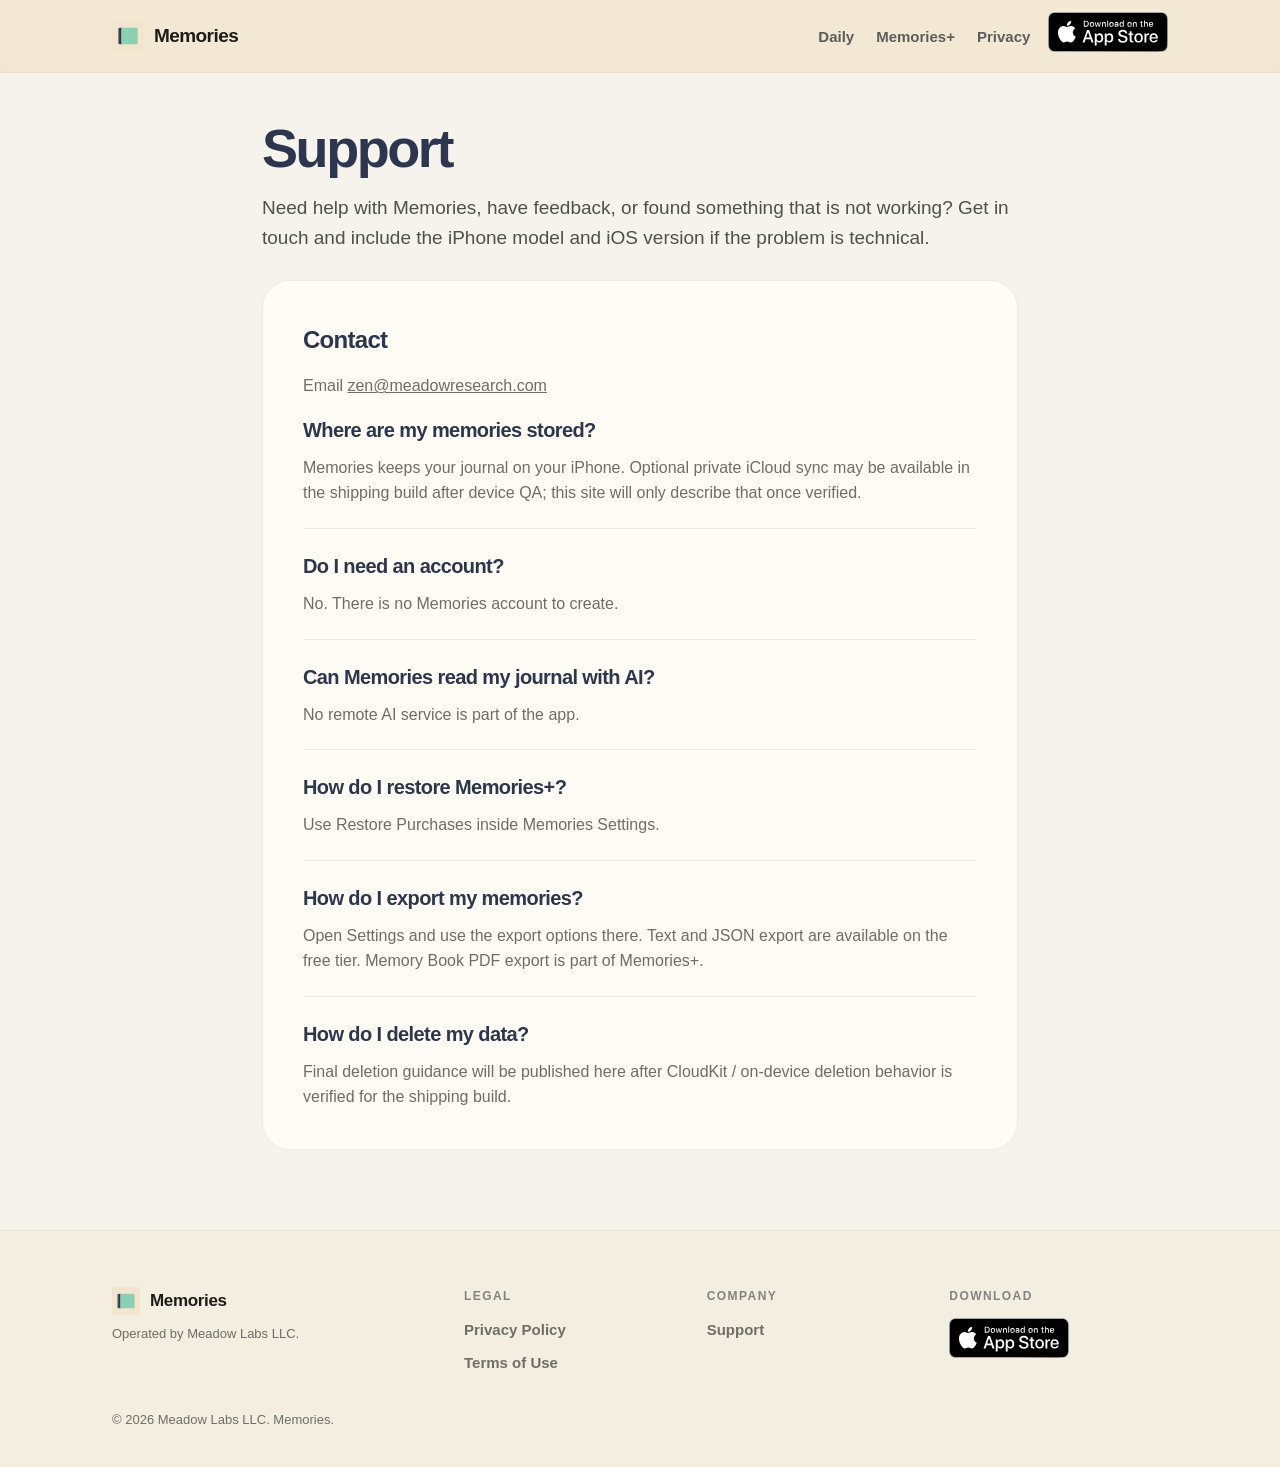
<file: support.html>
<!doctype html>
<html lang="en">
  <head>
    <meta charset="utf-8" />
    <meta name="viewport" content="width=device-width, initial-scale=1" />
    <title>Support · Memories</title>
    <meta name="description" content="Support and FAQ for the Memories iPhone journal." />
    <link rel="canonical" href="https://memoriesjournal.com/support" />
    <meta name="theme-color" content="#F1E5CE" />
    <link rel="icon" type="image/png" href="./assets/favicon-v2.png?v=2" />
    <link rel="apple-touch-icon" href="./assets/logo-opaque.png?v=2" />
    
    <link rel="stylesheet" href="./styles.css" />
  </head>
  <body>
    <a class="skip-link" href="#main">Skip to content</a>
    <header class="topbar">
      <div class="topbar-inner">
        <a class="brand" href="./index.html" aria-label="Memories home">
          <img class="brand-mark" src="./assets/logo.png" alt="" width="34" height="34" />
          <span class="brand-word">Memories</span>
        </a>
        <div class="topbar-actions">
          <nav class="topnav" aria-label="Primary">
            <a href="./index.html#daily">Daily</a>
            <a href="./index.html#plus">Memories+</a>
            <a href="./index.html#privacy">Privacy</a>
          </nav>
          <div data-store-cta></div>
        </div>
      </div>
    </header>
    <main id="main" class="legal-main">
      <div class="legal-wrap">
        <h1>Support</h1>
        <p class="intro">Need help with Memories, have feedback, or found something that is not working? Get in touch and include the iPhone model and iOS version if the problem is technical.</p>
        <div class="legal-card">
          <h2>Contact</h2>
          <p>Email <span data-support-email></span></p>
          <div class="faq-item">
            <h2>Where are my memories stored?</h2>
            <p>Memories keeps your journal on your iPhone. Optional private iCloud sync may be available in the shipping build after device QA; this site will only describe that once verified.</p>
          </div>
          <div class="faq-item">
            <h2>Do I need an account?</h2>
            <p>No. There is no Memories account to create.</p>
          </div>
          <div class="faq-item">
            <h2>Can Memories read my journal with AI?</h2>
            <p>No remote AI service is part of the app.</p>
          </div>
          <div class="faq-item">
            <h2>How do I restore Memories+?</h2>
            <p>Use Restore Purchases inside Memories Settings.</p>
          </div>
          <div class="faq-item">
            <h2>How do I export my memories?</h2>
            <p>Open Settings and use the export options there. Text and JSON export are available on the free tier. Memory Book PDF export is part of Memories+.</p>
          </div>
          <div class="faq-item">
            <h2>How do I delete my data?</h2>
            <p>Final deletion guidance will be published here after CloudKit / on-device deletion behavior is verified for the shipping build.</p>
          </div>
        </div>
      </div>
    </main>
    <footer class="site-footer">
      <div class="section-inner">
        <div class="footer-grid">
          <div>
            <a class="footer-brand" href="./index.html">
              <img src="./assets/logo.png" alt="" width="28" height="28" />
              Memories
            </a>
            <p class="footer-copy">Operated by Meadow Labs LLC.</p>
          </div>
          <div>
            <div class="footer-label">Legal</div>
            <div class="footer-links">
              <a href="./privacy.html">Privacy Policy</a>
              <a href="./terms.html">Terms of Use</a>
            </div>
          </div>
          <div>
            <div class="footer-label">Company</div>
            <div class="footer-links"><a href="./support.html">Support</a></div>
          </div>
          <div>
            <div class="footer-label">Download</div>
            <div class="footer-links"><div data-store-cta></div></div>
          </div>
        </div>
        <div class="footer-bottom">© <span data-year></span> Meadow Labs LLC. Memories.</div>
      </div>
    </footer>
    <script src="./main.js" defer></script>
  </body>
</html>
</file>
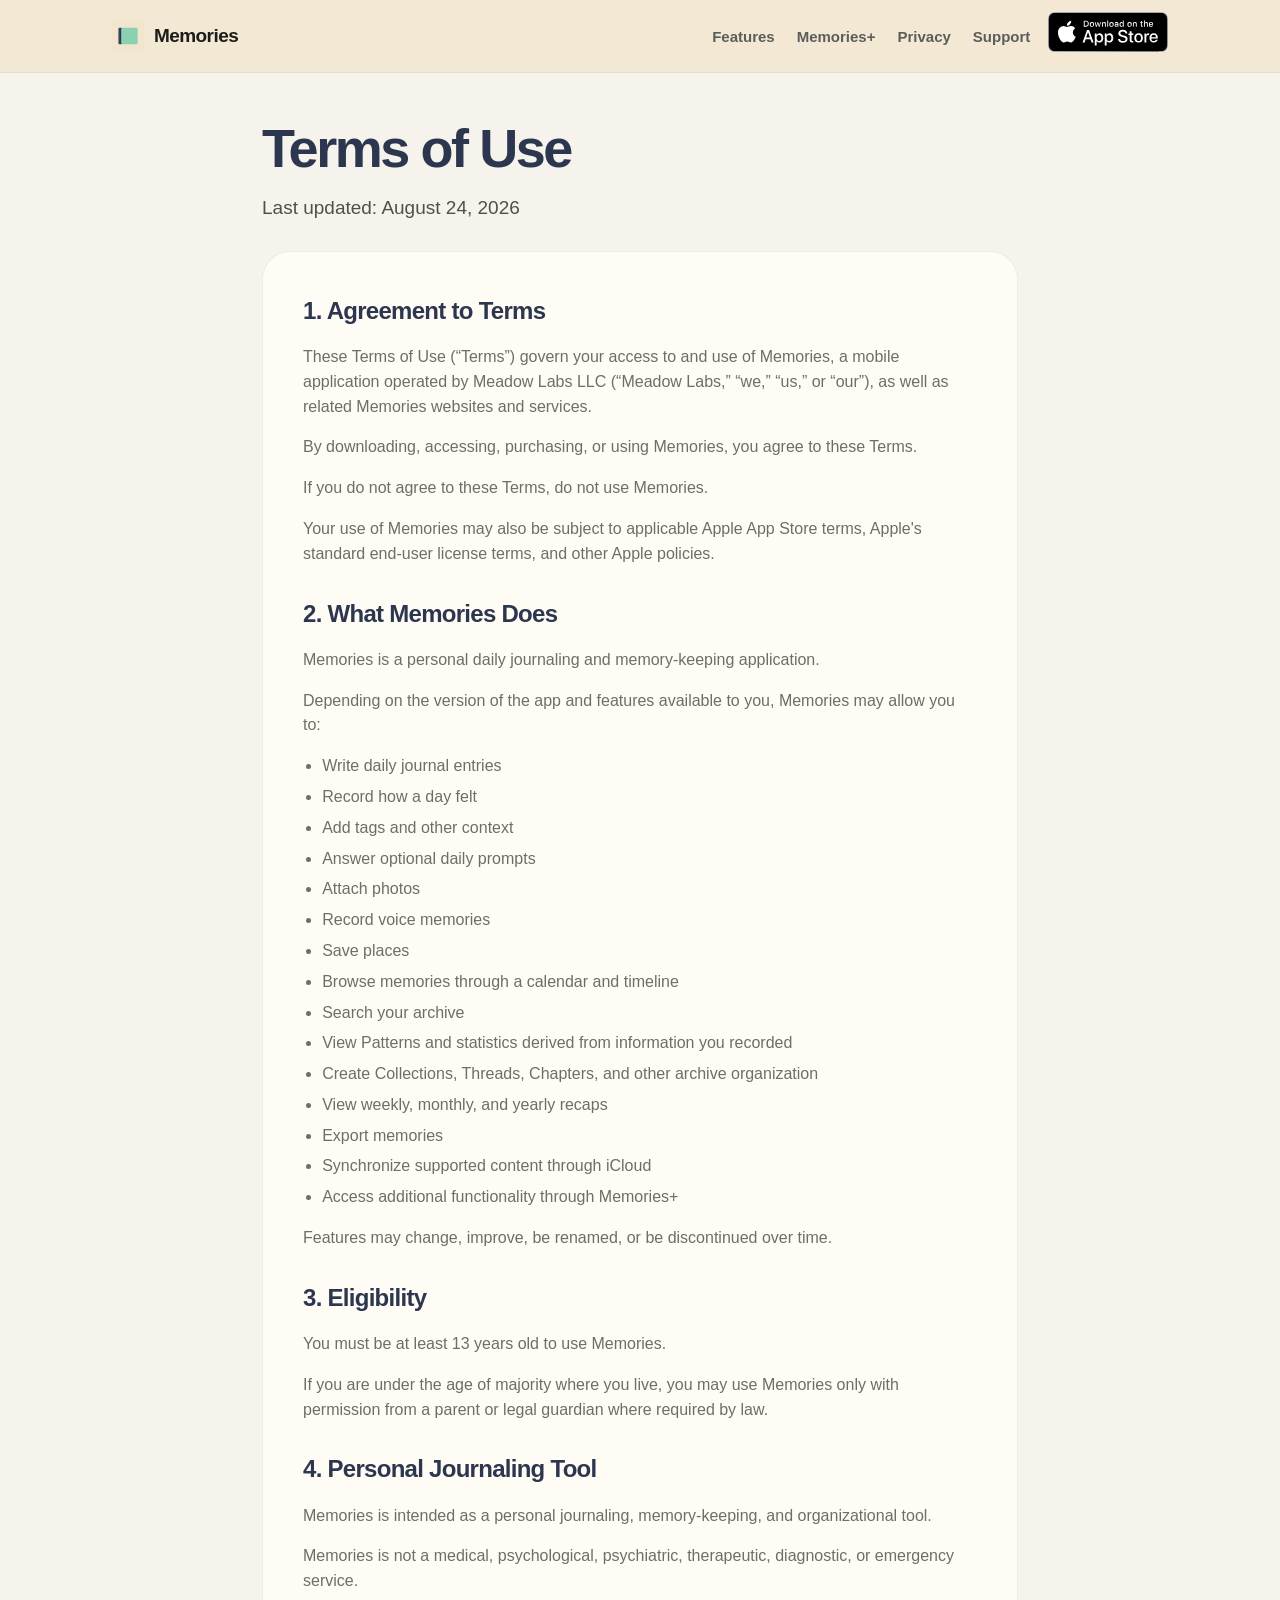
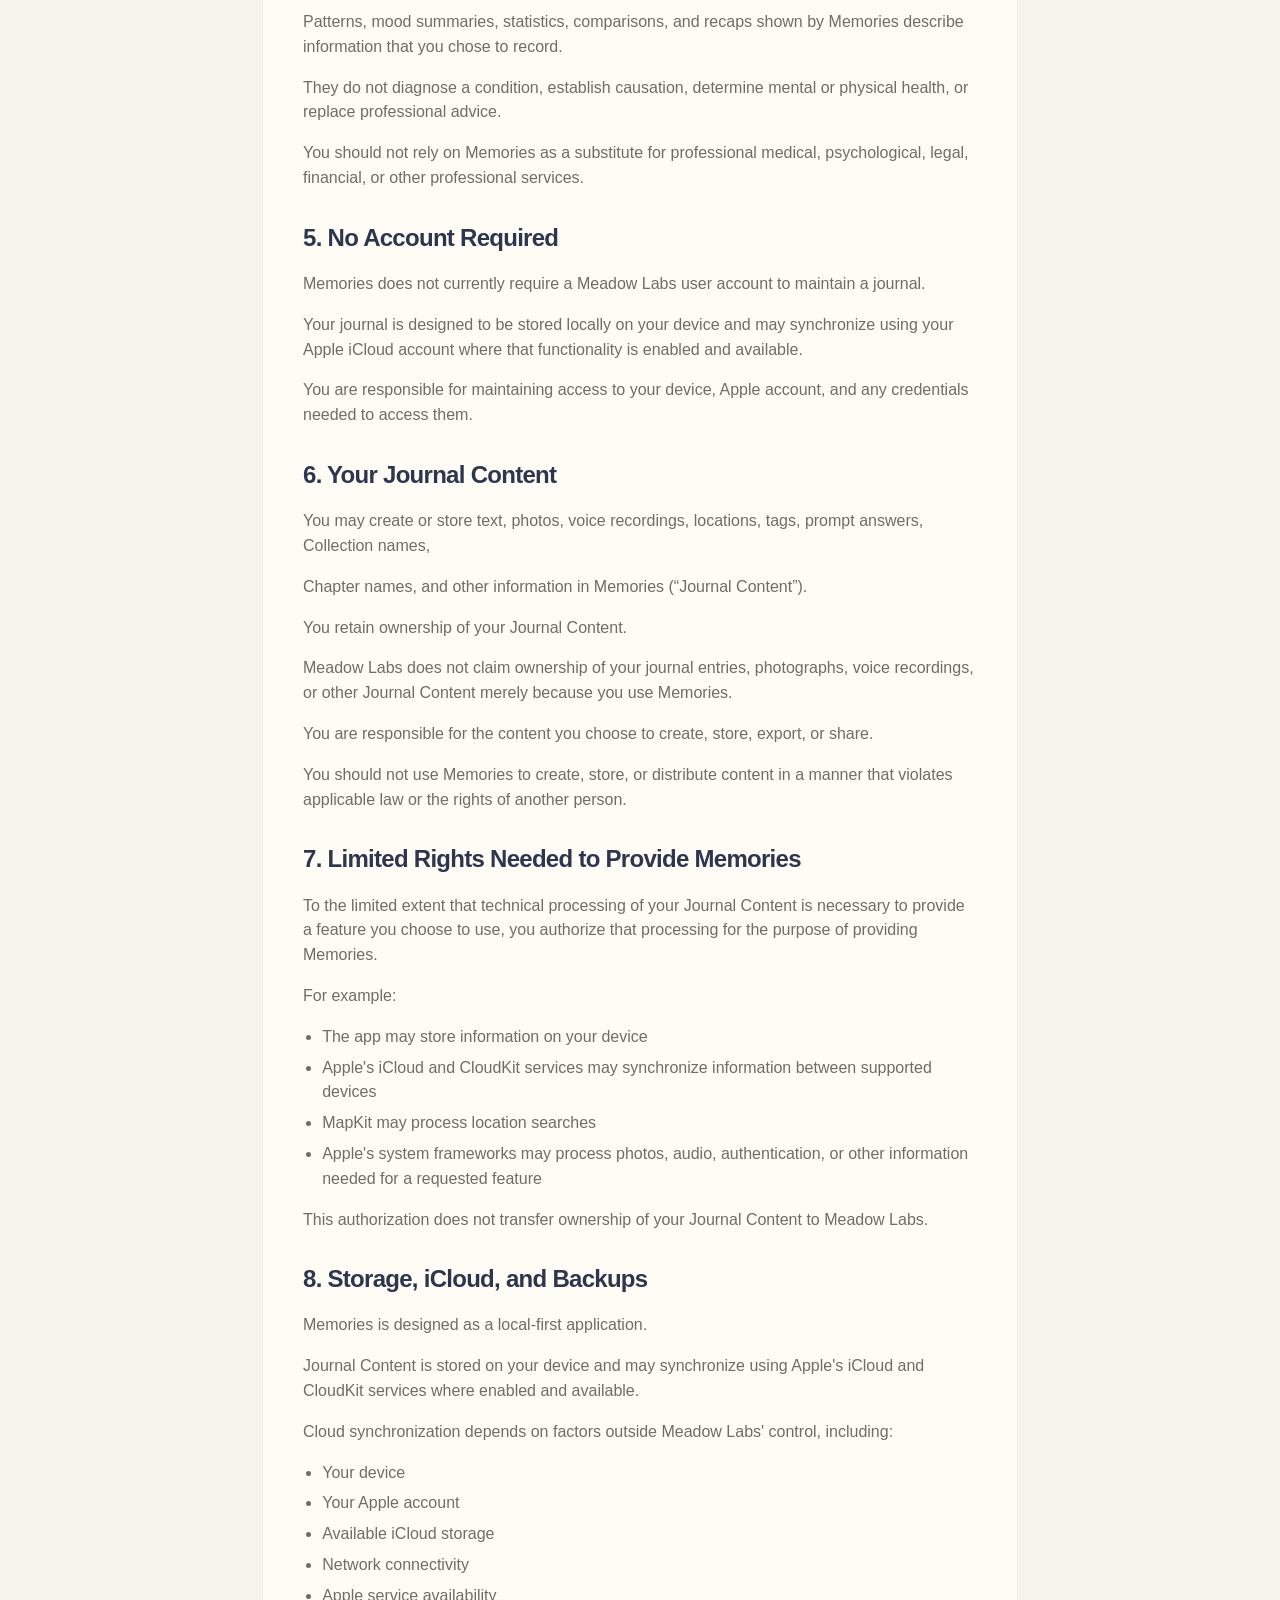
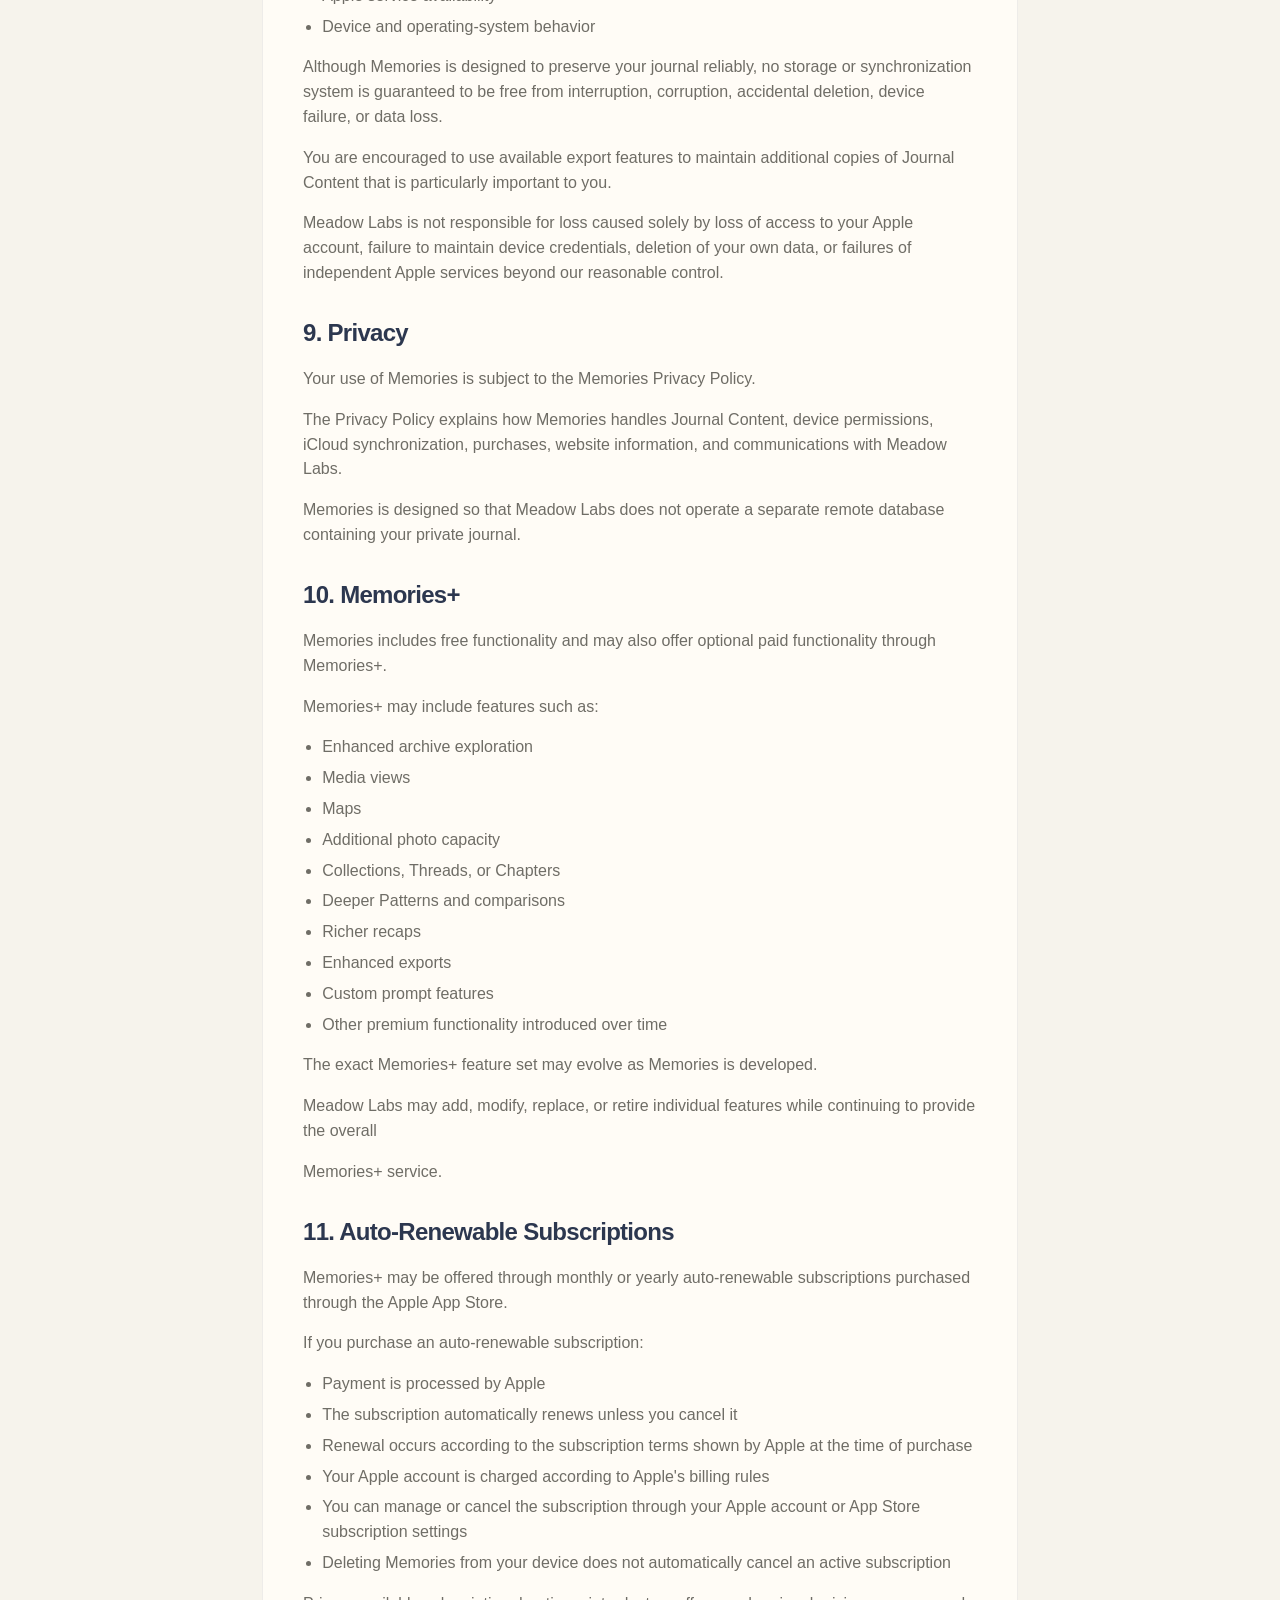
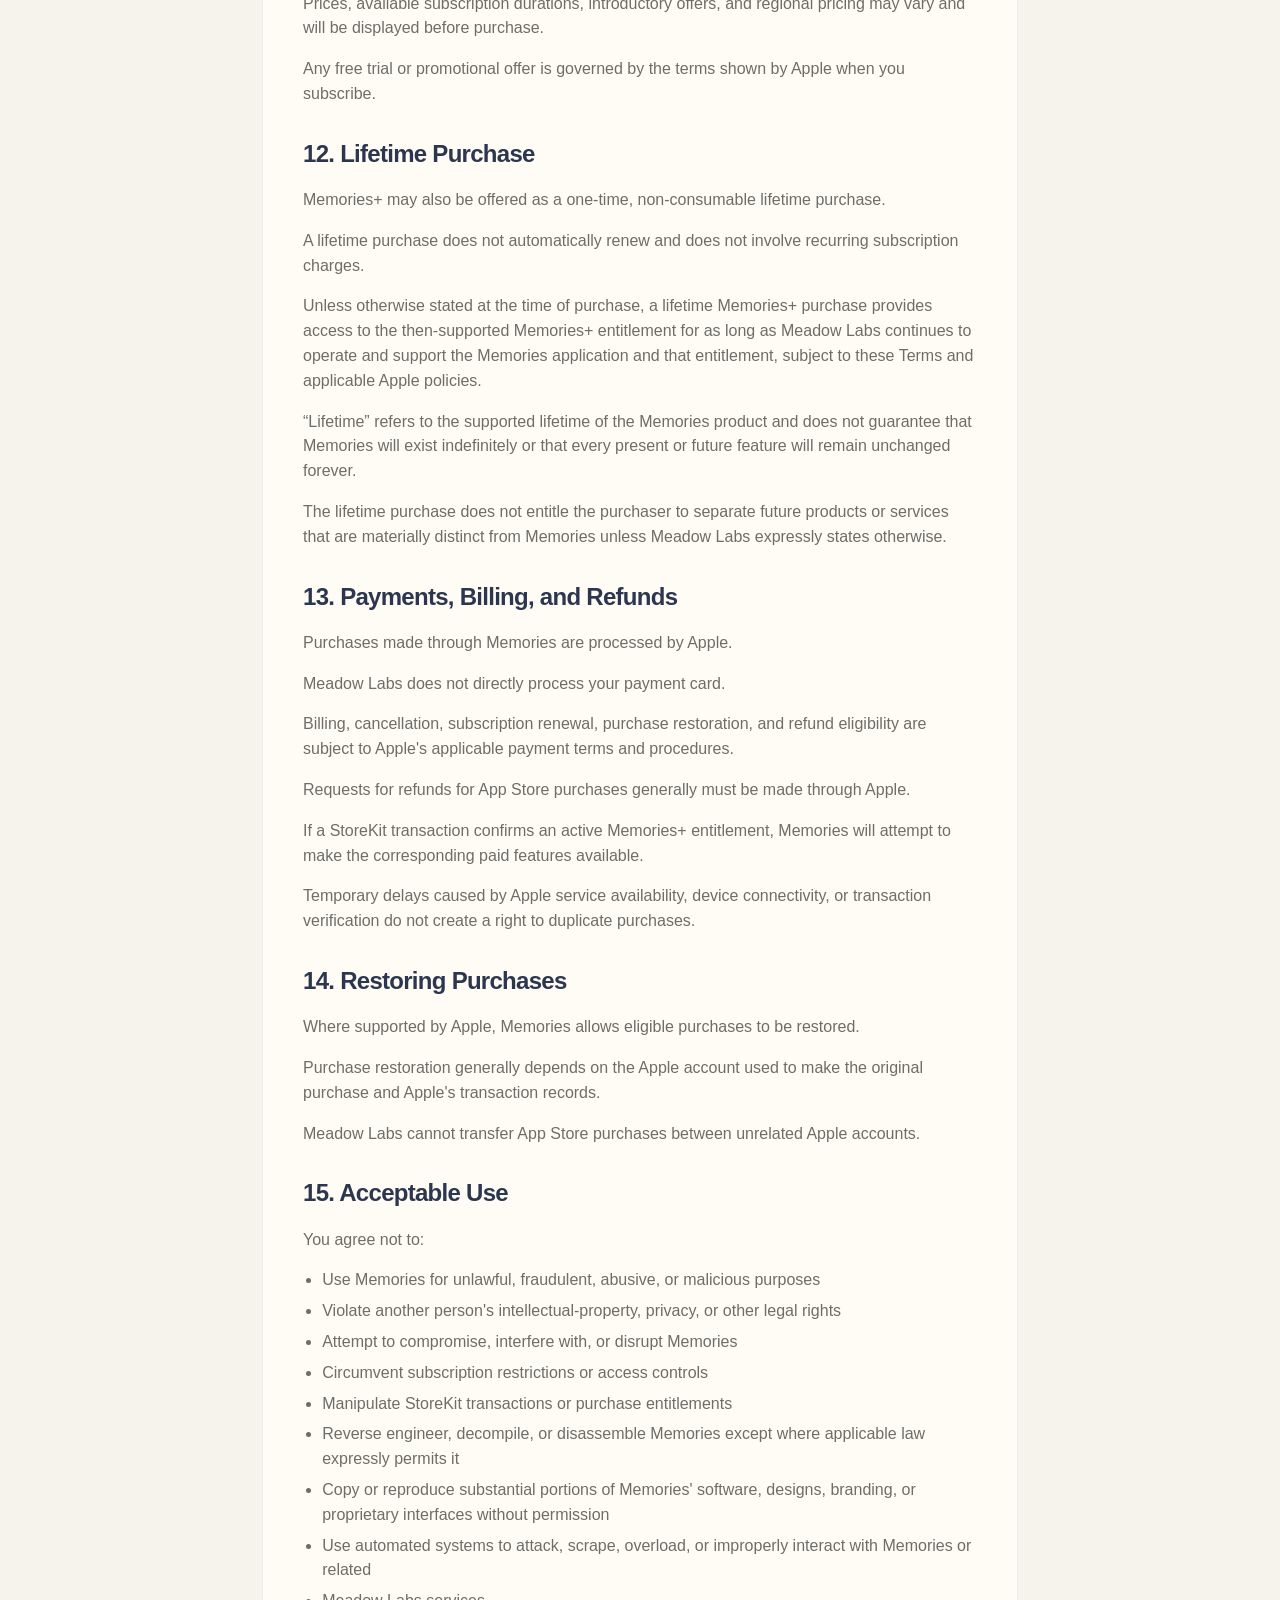
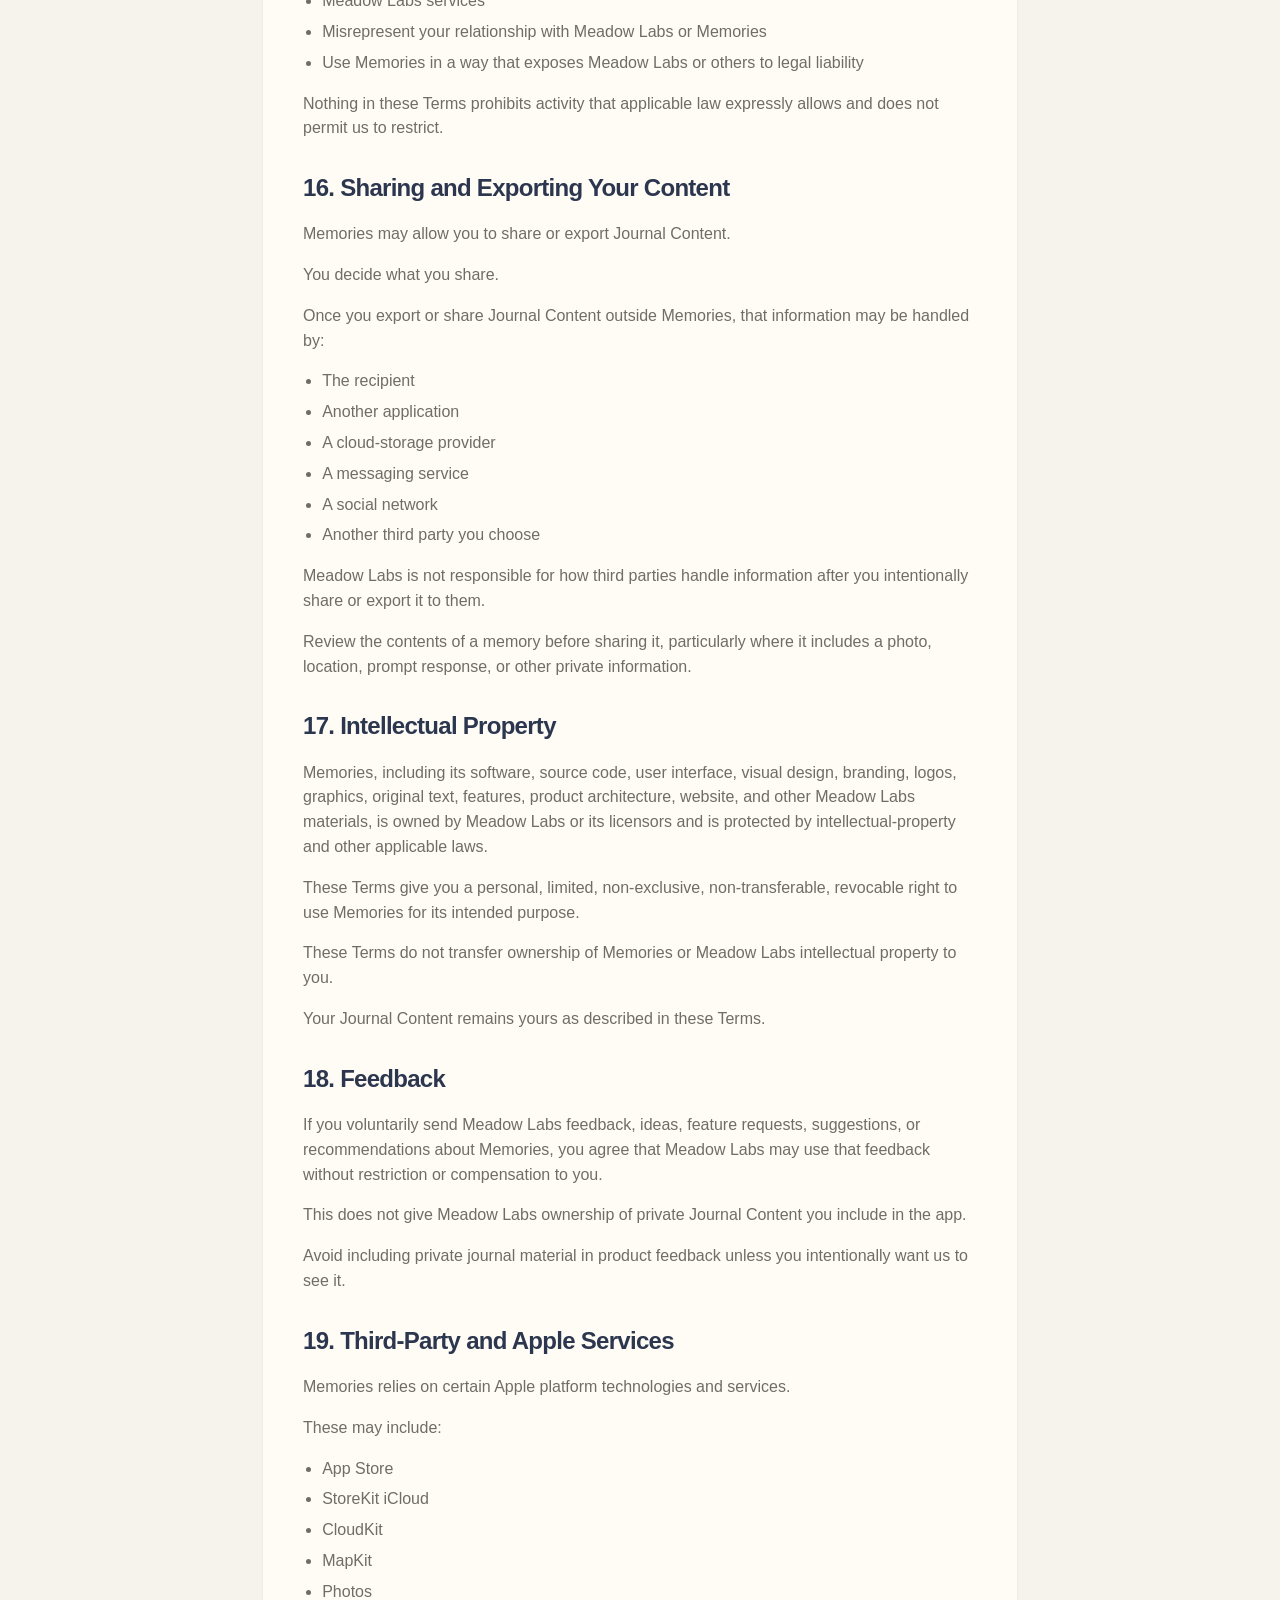
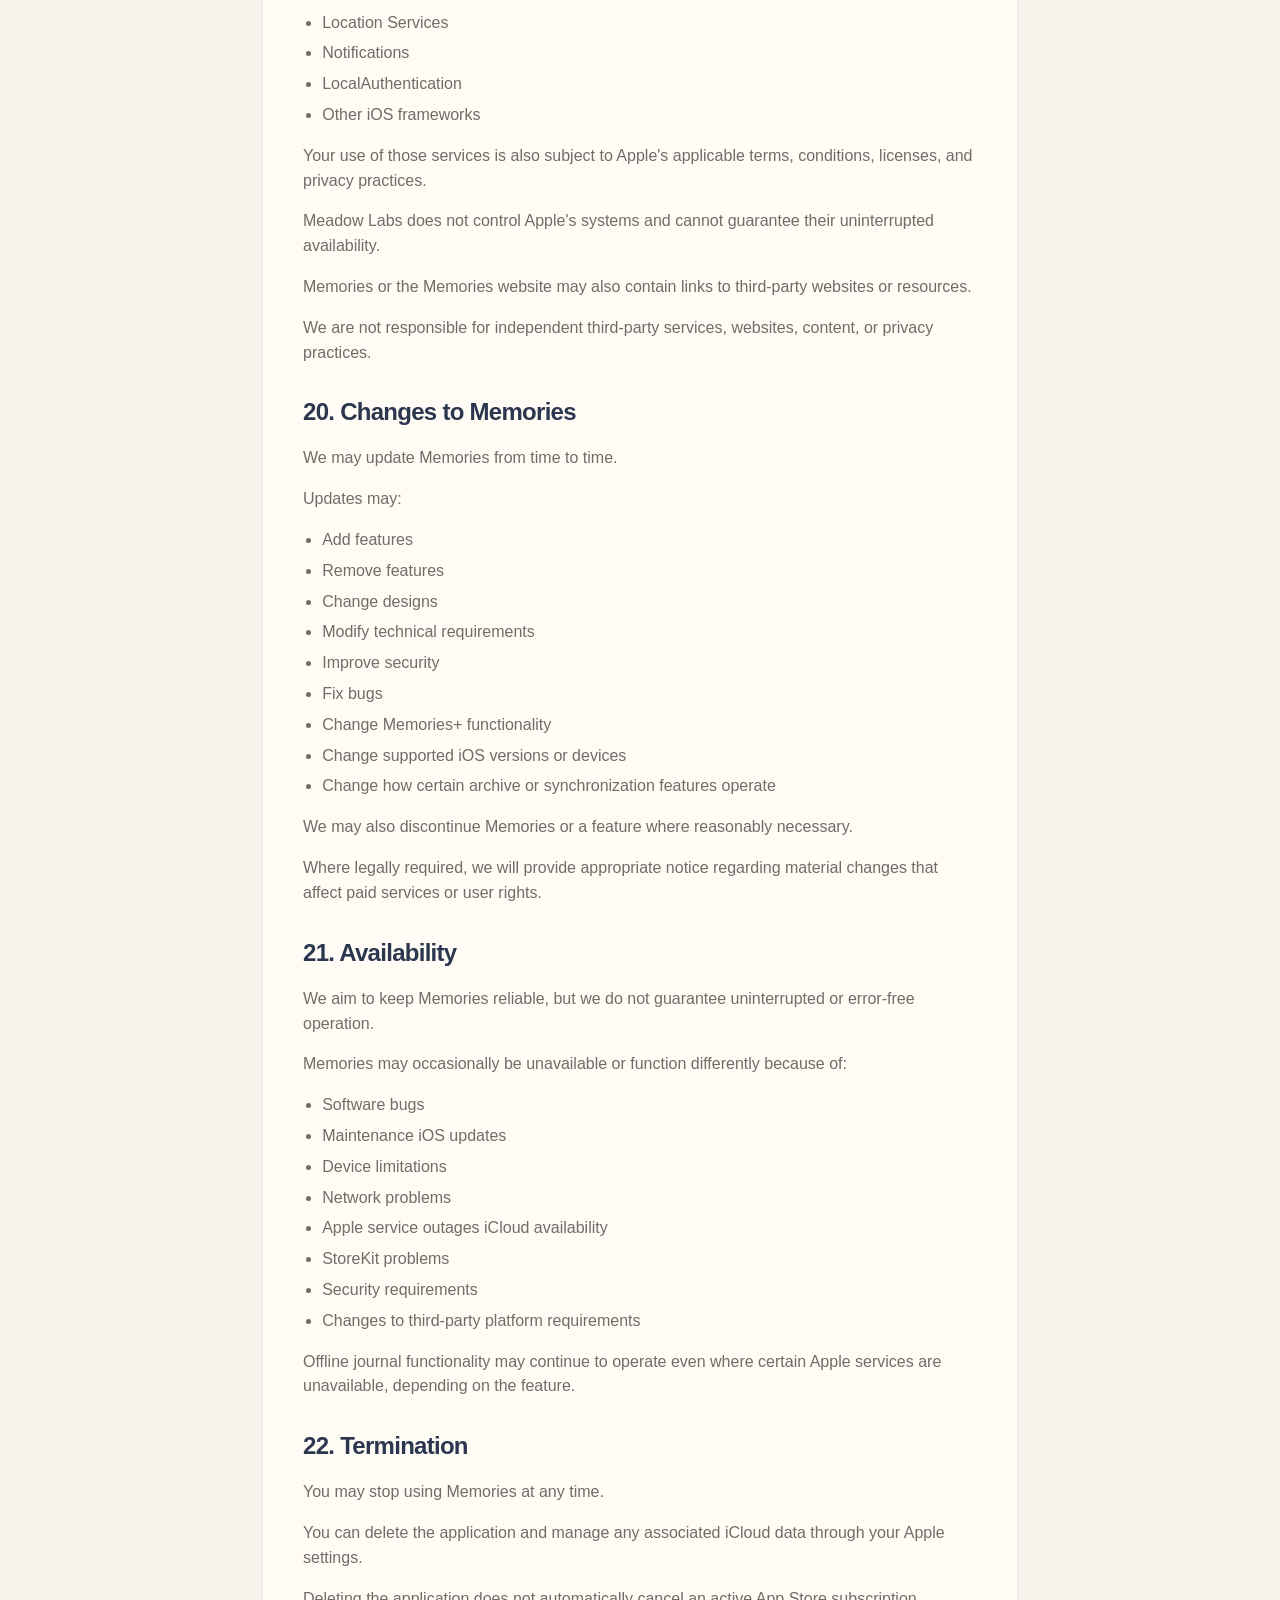
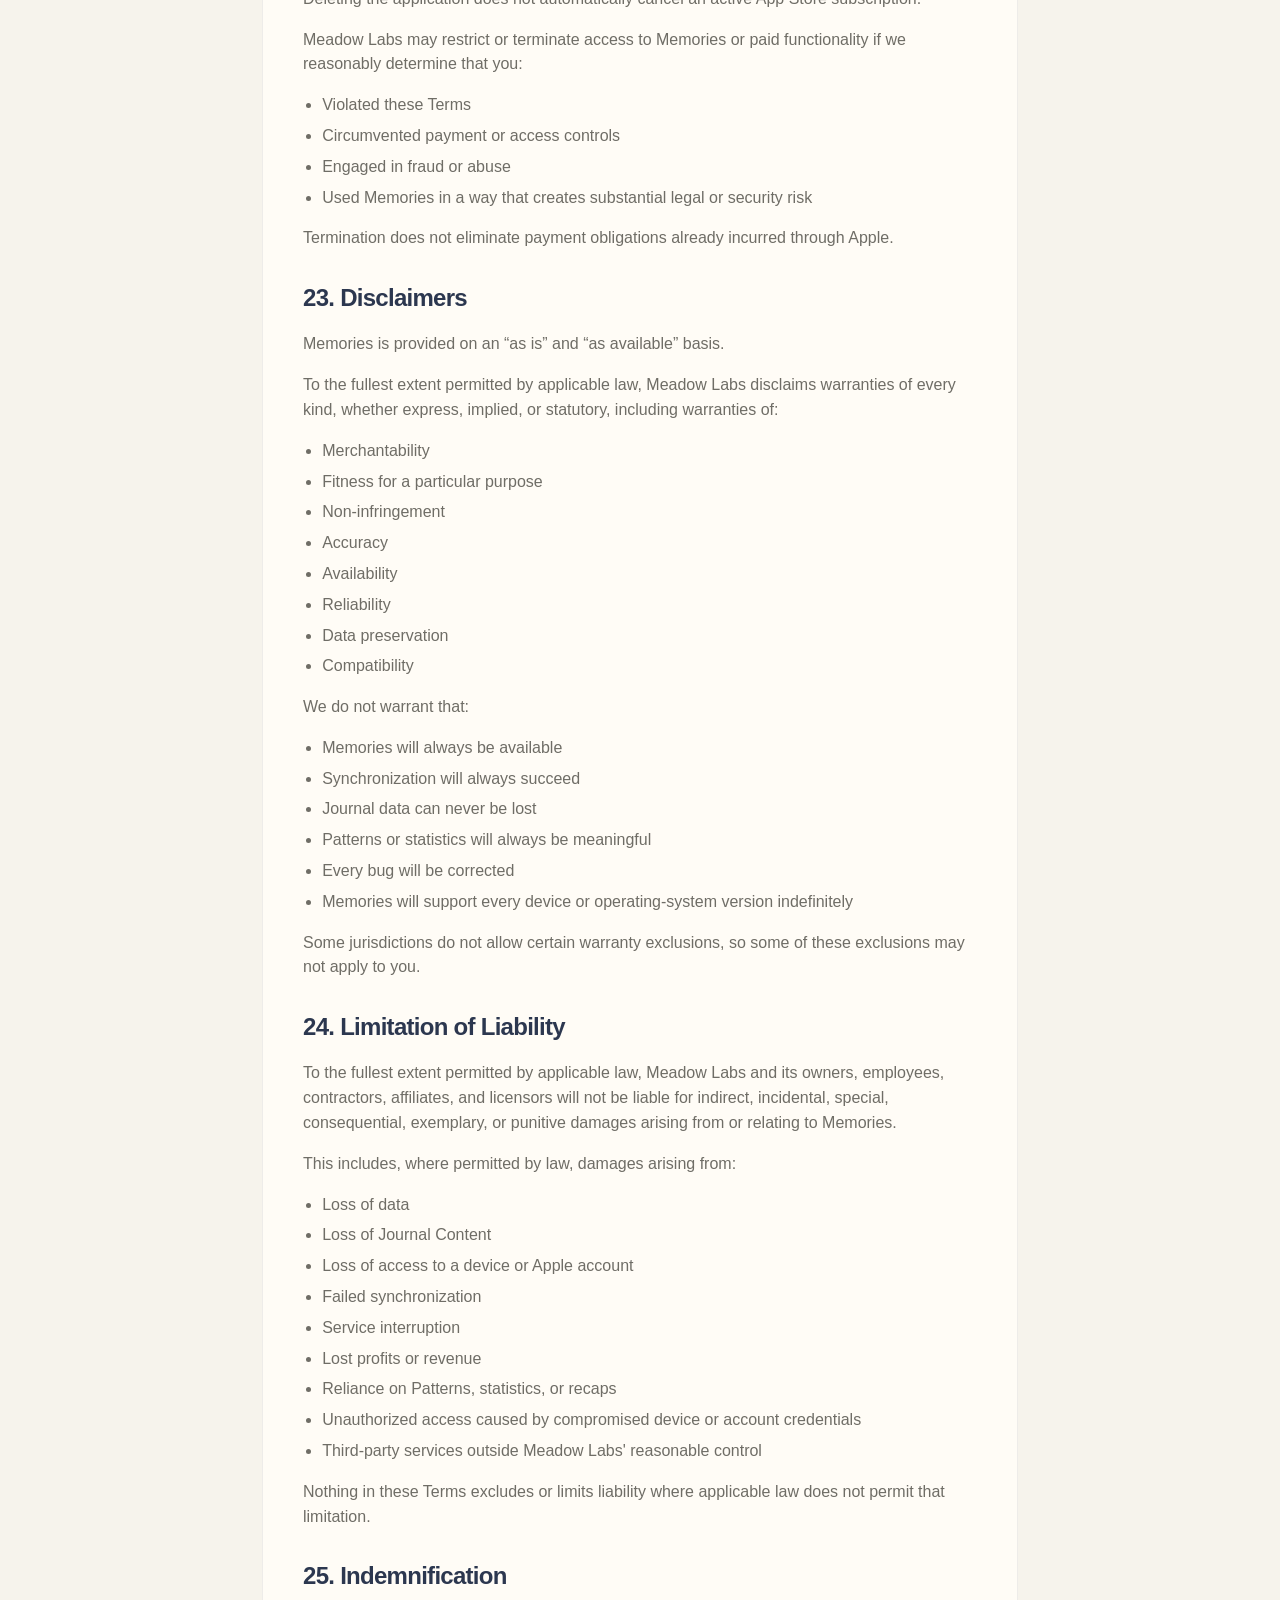
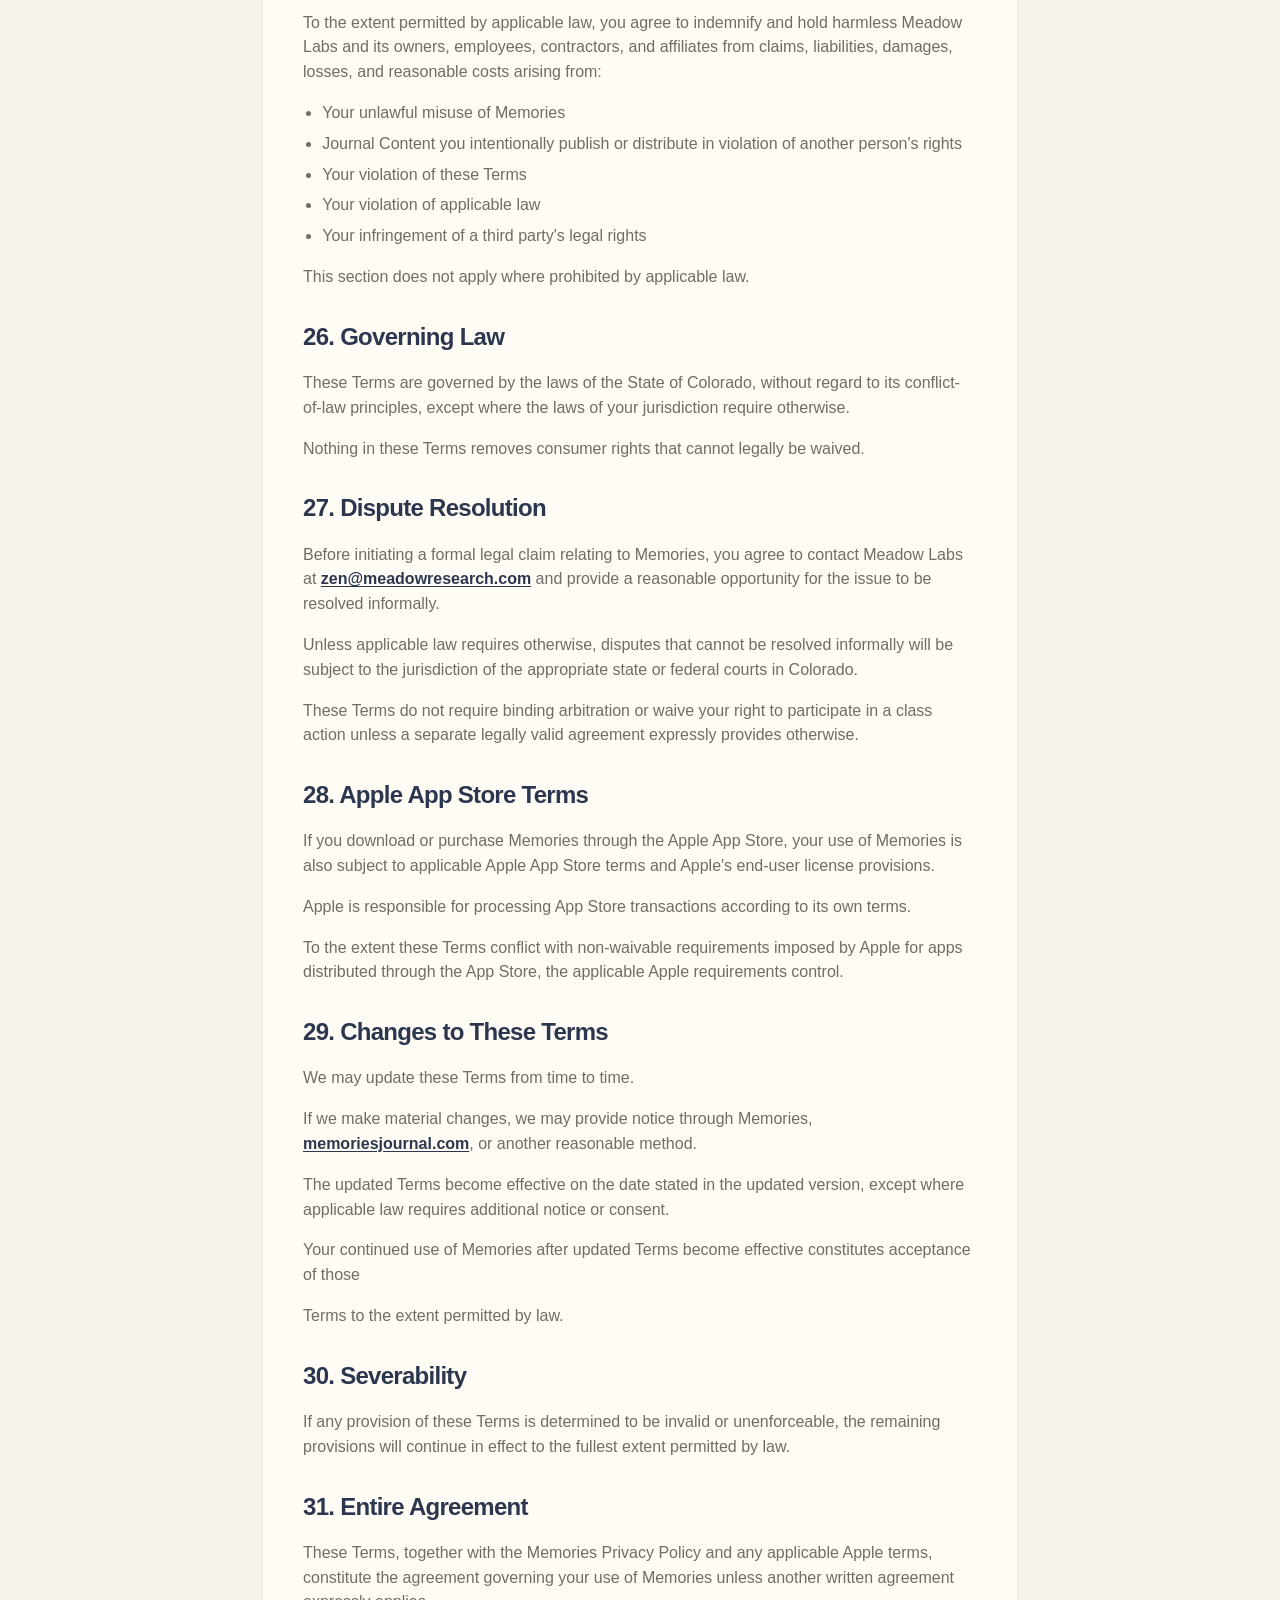
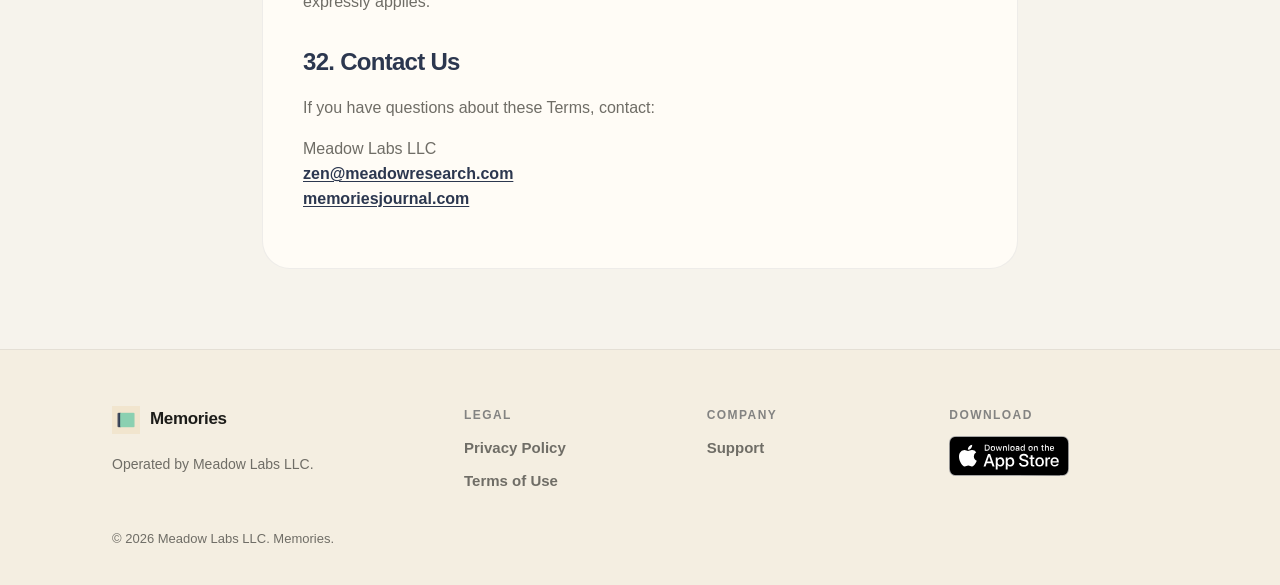
<file: terms.html>
<!doctype html>
<html lang="en">
  <head>
    <meta charset="utf-8" />
    <meta name="viewport" content="width=device-width, initial-scale=1" />
    <title>Terms of Use · Memories</title>
    <meta name="description" content="Terms of Use for the Memories iPhone journal." />
    <link rel="canonical" href="https://www.memoriesjournal.com/terms" />
    <meta name="theme-color" content="#F1E5CE" />
    <link rel="icon" type="image/png" href="./assets/favicon-v2.png?v=2" />
    <link rel="apple-touch-icon" href="./assets/logo-opaque.png?v=2" />
    <link rel="stylesheet" href="./styles.css" />
  </head>
  <body>
    <a class="skip-link" href="#main">Skip to content</a>
    <header class="topbar">
      <div class="topbar-inner">
        <a class="brand" href="./index.html" aria-label="Memories home">
          <img class="brand-mark" src="./assets/logo.png" alt="" width="34" height="34" />
          <span class="brand-word">Memories</span>
        </a>
        <div class="topbar-actions">
                    <nav class="topnav" aria-label="Primary">
            <a href="./index.html#features">Features</a>
            <a href="./index.html#memories-plus">Memories+</a>
            <a href="./index.html#privacy">Privacy</a>
            <a href="./support.html">Support</a>
          </nav>
          <div data-store-cta></div>
          <button
            class="nav-toggle"
            type="button"
            aria-expanded="false"
            aria-controls="mobileNav"
            aria-label="Open menu"
            data-nav-toggle
          >
            <svg class="icon-open" viewBox="0 0 24 24" fill="none" stroke="currentColor" stroke-width="2" aria-hidden="true">
              <path d="M4 7h16M4 12h16M4 17h16" />
            </svg>
            <svg class="icon-close" viewBox="0 0 24 24" fill="none" stroke="currentColor" stroke-width="2" aria-hidden="true">
              <path d="M6 6l12 12M18 6L6 18" />
            </svg>
          </button>
        </div>
      </div>
      <nav class="mobile-nav" id="mobileNav" aria-label="Mobile">
        <a href="./index.html#features">Features</a>
        <a href="./index.html#memories-plus">Memories+</a>
        <a href="./index.html#privacy">Privacy</a>
        <a href="./support.html">Support</a>
      </nav>
    </header>
    <main id="main" class="legal-main">
      <div class="legal-wrap">
        <h1>Terms of Use</h1>
        <p class="intro">Last updated: August 24, 2026</p>
        <div class="legal-card legal-card--document">
          <h2>1. Agreement to Terms</h2>
          <p>These Terms of Use (“Terms”) govern your access to and use of Memories, a mobile application operated by Meadow Labs LLC (“Meadow Labs,” “we,” “us,” or “our”), as well as related Memories websites and services.</p>
          <p>By downloading, accessing, purchasing, or using Memories, you agree to these Terms.</p>
          <p>If you do not agree to these Terms, do not use Memories.</p>
          <p>Your use of Memories may also be subject to applicable Apple App Store terms, Apple&#x27;s standard end-user license terms, and other Apple policies.</p>
          <h2>2. What Memories Does</h2>
          <p>Memories is a personal daily journaling and memory-keeping application.</p>
          <p>Depending on the version of the app and features available to you, Memories may allow you to:</p>
          <ul>
            <li>Write daily journal entries</li>
            <li>Record how a day felt</li>
            <li>Add tags and other context</li>
            <li>Answer optional daily prompts</li>
            <li>Attach photos</li>
            <li>Record voice memories</li>
            <li>Save places</li>
            <li>Browse memories through a calendar and timeline</li>
            <li>Search your archive</li>
            <li>View Patterns and statistics derived from information you recorded</li>
            <li>Create Collections, Threads, Chapters, and other archive organization</li>
            <li>View weekly, monthly, and yearly recaps</li>
            <li>Export memories</li>
            <li>Synchronize supported content through iCloud</li>
            <li>Access additional functionality through Memories+</li>
          </ul>
          <p>Features may change, improve, be renamed, or be discontinued over time.</p>
          <h2>3. Eligibility</h2>
          <p>You must be at least 13 years old to use Memories.</p>
          <p>If you are under the age of majority where you live, you may use Memories only with permission from a parent or legal guardian where required by law.</p>
          <h2>4. Personal Journaling Tool</h2>
          <p>Memories is intended as a personal journaling, memory-keeping, and organizational tool.</p>
          <p>Memories is not a medical, psychological, psychiatric, therapeutic, diagnostic, or emergency service.</p>
          <p>Patterns, mood summaries, statistics, comparisons, and recaps shown by Memories describe information that you chose to record.</p>
          <p>They do not diagnose a condition, establish causation, determine mental or physical health, or replace professional advice.</p>
          <p>You should not rely on Memories as a substitute for professional medical, psychological, legal, financial, or other professional services.</p>
          <h2>5. No Account Required</h2>
          <p>Memories does not currently require a Meadow Labs user account to maintain a journal.</p>
          <p>Your journal is designed to be stored locally on your device and may synchronize using your Apple iCloud account where that functionality is enabled and available.</p>
          <p>You are responsible for maintaining access to your device, Apple account, and any credentials needed to access them.</p>
          <h2>6. Your Journal Content</h2>
          <p>You may create or store text, photos, voice recordings, locations, tags, prompt answers, Collection names,</p>
          <p>Chapter names, and other information in Memories (“Journal Content”).</p>
          <p>You retain ownership of your Journal Content.</p>
          <p>Meadow Labs does not claim ownership of your journal entries, photographs, voice recordings, or other Journal Content merely because you use Memories.</p>
          <p>You are responsible for the content you choose to create, store, export, or share.</p>
          <p>You should not use Memories to create, store, or distribute content in a manner that violates applicable law or the rights of another person.</p>
          <h2>7. Limited Rights Needed to Provide Memories</h2>
          <p>To the limited extent that technical processing of your Journal Content is necessary to provide a feature you choose to use, you authorize that processing for the purpose of providing Memories.</p>
          <p>For example:</p>
          <ul>
            <li>The app may store information on your device</li>
            <li>Apple&#x27;s iCloud and CloudKit services may synchronize information between supported devices</li>
            <li>MapKit may process location searches</li>
            <li>Apple&#x27;s system frameworks may process photos, audio, authentication, or other information needed for a requested feature</li>
          </ul>
          <p>This authorization does not transfer ownership of your Journal Content to Meadow Labs.</p>
          <h2>8. Storage, iCloud, and Backups</h2>
          <p>Memories is designed as a local-first application.</p>
          <p>Journal Content is stored on your device and may synchronize using Apple&#x27;s iCloud and CloudKit services where enabled and available.</p>
          <p>Cloud synchronization depends on factors outside Meadow Labs&#x27; control, including:</p>
          <ul>
            <li>Your device</li>
            <li>Your Apple account</li>
            <li>Available iCloud storage</li>
            <li>Network connectivity</li>
            <li>Apple service availability</li>
            <li>Device and operating-system behavior</li>
          </ul>
          <p>Although Memories is designed to preserve your journal reliably, no storage or synchronization system is guaranteed to be free from interruption, corruption, accidental deletion, device failure, or data loss.</p>
          <p>You are encouraged to use available export features to maintain additional copies of Journal Content that is particularly important to you.</p>
          <p>Meadow Labs is not responsible for loss caused solely by loss of access to your Apple account, failure to maintain device credentials, deletion of your own data, or failures of independent Apple services beyond our reasonable control.</p>
          <h2>9. Privacy</h2>
          <p>Your use of Memories is subject to the Memories Privacy Policy.</p>
          <p>The Privacy Policy explains how Memories handles Journal Content, device permissions, iCloud synchronization, purchases, website information, and communications with Meadow Labs.</p>
          <p>Memories is designed so that Meadow Labs does not operate a separate remote database containing your private journal.</p>
          <h2>10. Memories+</h2>
          <p>Memories includes free functionality and may also offer optional paid functionality through Memories+.</p>
          <p>Memories+ may include features such as:</p>
          <ul>
            <li>Enhanced archive exploration</li>
            <li>Media views</li>
            <li>Maps</li>
            <li>Additional photo capacity</li>
            <li>Collections, Threads, or Chapters</li>
            <li>Deeper Patterns and comparisons</li>
            <li>Richer recaps</li>
            <li>Enhanced exports</li>
            <li>Custom prompt features</li>
            <li>Other premium functionality introduced over time</li>
          </ul>
          <p>The exact Memories+ feature set may evolve as Memories is developed.</p>
          <p>Meadow Labs may add, modify, replace, or retire individual features while continuing to provide the overall</p>
          <p>Memories+ service.</p>
          <h2>11. Auto-Renewable Subscriptions</h2>
          <p>Memories+ may be offered through monthly or yearly auto-renewable subscriptions purchased through the Apple App Store.</p>
          <p>If you purchase an auto-renewable subscription:</p>
          <ul>
            <li>Payment is processed by Apple</li>
            <li>The subscription automatically renews unless you cancel it</li>
            <li>Renewal occurs according to the subscription terms shown by Apple at the time of purchase</li>
            <li>Your Apple account is charged according to Apple&#x27;s billing rules</li>
            <li>You can manage or cancel the subscription through your Apple account or App Store subscription settings</li>
            <li>Deleting Memories from your device does not automatically cancel an active subscription</li>
          </ul>
          <p>Prices, available subscription durations, introductory offers, and regional pricing may vary and will be displayed before purchase.</p>
          <p>Any free trial or promotional offer is governed by the terms shown by Apple when you subscribe.</p>
          <h2>12. Lifetime Purchase</h2>
          <p>Memories+ may also be offered as a one-time, non-consumable lifetime purchase.</p>
          <p>A lifetime purchase does not automatically renew and does not involve recurring subscription charges.</p>
          <p>Unless otherwise stated at the time of purchase, a lifetime Memories+ purchase provides access to the then-supported Memories+ entitlement for as long as Meadow Labs continues to operate and support the Memories application and that entitlement, subject to these Terms and applicable Apple policies.</p>
          <p>“Lifetime” refers to the supported lifetime of the Memories product and does not guarantee that Memories will exist indefinitely or that every present or future feature will remain unchanged forever.</p>
          <p>The lifetime purchase does not entitle the purchaser to separate future products or services that are materially distinct from Memories unless Meadow Labs expressly states otherwise.</p>
          <h2>13. Payments, Billing, and Refunds</h2>
          <p>Purchases made through Memories are processed by Apple.</p>
          <p>Meadow Labs does not directly process your payment card.</p>
          <p>Billing, cancellation, subscription renewal, purchase restoration, and refund eligibility are subject to Apple&#x27;s applicable payment terms and procedures.</p>
          <p>Requests for refunds for App Store purchases generally must be made through Apple.</p>
          <p>If a StoreKit transaction confirms an active Memories+ entitlement, Memories will attempt to make the corresponding paid features available.</p>
          <p>Temporary delays caused by Apple service availability, device connectivity, or transaction verification do not create a right to duplicate purchases.</p>
          <h2>14. Restoring Purchases</h2>
          <p>Where supported by Apple, Memories allows eligible purchases to be restored.</p>
          <p>Purchase restoration generally depends on the Apple account used to make the original purchase and Apple&#x27;s transaction records.</p>
          <p>Meadow Labs cannot transfer App Store purchases between unrelated Apple accounts.</p>
          <h2>15. Acceptable Use</h2>
          <p>You agree not to:</p>
          <ul>
            <li>Use Memories for unlawful, fraudulent, abusive, or malicious purposes</li>
            <li>Violate another person&#x27;s intellectual-property, privacy, or other legal rights</li>
            <li>Attempt to compromise, interfere with, or disrupt Memories</li>
            <li>Circumvent subscription restrictions or access controls</li>
            <li>Manipulate StoreKit transactions or purchase entitlements</li>
            <li>Reverse engineer, decompile, or disassemble Memories except where applicable law expressly permits it</li>
            <li>Copy or reproduce substantial portions of Memories&#x27; software, designs, branding, or proprietary interfaces without permission</li>
            <li>Use automated systems to attack, scrape, overload, or improperly interact with Memories or related</li>
            <li>Meadow Labs services</li>
            <li>Misrepresent your relationship with Meadow Labs or Memories</li>
            <li>Use Memories in a way that exposes Meadow Labs or others to legal liability</li>
          </ul>
          <p>Nothing in these Terms prohibits activity that applicable law expressly allows and does not permit us to restrict.</p>
          <h2>16. Sharing and Exporting Your Content</h2>
          <p>Memories may allow you to share or export Journal Content.</p>
          <p>You decide what you share.</p>
          <p>Once you export or share Journal Content outside Memories, that information may be handled by:</p>
          <ul>
            <li>The recipient</li>
            <li>Another application</li>
            <li>A cloud-storage provider</li>
            <li>A messaging service</li>
            <li>A social network</li>
            <li>Another third party you choose</li>
          </ul>
          <p>Meadow Labs is not responsible for how third parties handle information after you intentionally share or export it to them.</p>
          <p>Review the contents of a memory before sharing it, particularly where it includes a photo, location, prompt response, or other private information.</p>
          <h2>17. Intellectual Property</h2>
          <p>Memories, including its software, source code, user interface, visual design, branding, logos, graphics, original text, features, product architecture, website, and other Meadow Labs materials, is owned by Meadow Labs or its licensors and is protected by intellectual-property and other applicable laws.</p>
          <p>These Terms give you a personal, limited, non-exclusive, non-transferable, revocable right to use Memories for its intended purpose.</p>
          <p>These Terms do not transfer ownership of Memories or Meadow Labs intellectual property to you.</p>
          <p>Your Journal Content remains yours as described in these Terms.</p>
          <h2>18. Feedback</h2>
          <p>If you voluntarily send Meadow Labs feedback, ideas, feature requests, suggestions, or recommendations about Memories, you agree that Meadow Labs may use that feedback without restriction or compensation to you.</p>
          <p>This does not give Meadow Labs ownership of private Journal Content you include in the app.</p>
          <p>Avoid including private journal material in product feedback unless you intentionally want us to see it.</p>
          <h2>19. Third-Party and Apple Services</h2>
          <p>Memories relies on certain Apple platform technologies and services.</p>
          <p>These may include:</p>
          <ul>
            <li>App Store</li>
            <li>StoreKit iCloud</li>
            <li>CloudKit</li>
            <li>MapKit</li>
            <li>Photos</li>
            <li>Location Services</li>
            <li>Notifications</li>
            <li>LocalAuthentication</li>
            <li>Other iOS frameworks</li>
          </ul>
          <p>Your use of those services is also subject to Apple&#x27;s applicable terms, conditions, licenses, and privacy practices.</p>
          <p>Meadow Labs does not control Apple&#x27;s systems and cannot guarantee their uninterrupted availability.</p>
          <p>Memories or the Memories website may also contain links to third-party websites or resources.</p>
          <p>We are not responsible for independent third-party services, websites, content, or privacy practices.</p>
          <h2>20. Changes to Memories</h2>
          <p>We may update Memories from time to time.</p>
          <p>Updates may:</p>
          <ul>
            <li>Add features</li>
            <li>Remove features</li>
            <li>Change designs</li>
            <li>Modify technical requirements</li>
            <li>Improve security</li>
            <li>Fix bugs</li>
            <li>Change Memories+ functionality</li>
            <li>Change supported iOS versions or devices</li>
            <li>Change how certain archive or synchronization features operate</li>
          </ul>
          <p>We may also discontinue Memories or a feature where reasonably necessary.</p>
          <p>Where legally required, we will provide appropriate notice regarding material changes that affect paid services or user rights.</p>
          <h2>21. Availability</h2>
          <p>We aim to keep Memories reliable, but we do not guarantee uninterrupted or error-free operation.</p>
          <p>Memories may occasionally be unavailable or function differently because of:</p>
          <ul>
            <li>Software bugs</li>
            <li>Maintenance iOS updates</li>
            <li>Device limitations</li>
            <li>Network problems</li>
            <li>Apple service outages iCloud availability</li>
            <li>StoreKit problems</li>
            <li>Security requirements</li>
            <li>Changes to third-party platform requirements</li>
          </ul>
          <p>Offline journal functionality may continue to operate even where certain Apple services are unavailable, depending on the feature.</p>
          <h2>22. Termination</h2>
          <p>You may stop using Memories at any time.</p>
          <p>You can delete the application and manage any associated iCloud data through your Apple settings.</p>
          <p>Deleting the application does not automatically cancel an active App Store subscription.</p>
          <p>Meadow Labs may restrict or terminate access to Memories or paid functionality if we reasonably determine that you:</p>
          <ul>
            <li>Violated these Terms</li>
            <li>Circumvented payment or access controls</li>
            <li>Engaged in fraud or abuse</li>
            <li>Used Memories in a way that creates substantial legal or security risk</li>
          </ul>
          <p>Termination does not eliminate payment obligations already incurred through Apple.</p>
          <h2>23. Disclaimers</h2>
          <p>Memories is provided on an “as is” and “as available” basis.</p>
          <p>To the fullest extent permitted by applicable law, Meadow Labs disclaims warranties of every kind, whether express, implied, or statutory, including warranties of:</p>
          <ul>
            <li>Merchantability</li>
            <li>Fitness for a particular purpose</li>
            <li>Non-infringement</li>
            <li>Accuracy</li>
            <li>Availability</li>
            <li>Reliability</li>
            <li>Data preservation</li>
            <li>Compatibility</li>
          </ul>
          <p>We do not warrant that:</p>
          <ul>
            <li>Memories will always be available</li>
            <li>Synchronization will always succeed</li>
            <li>Journal data can never be lost</li>
            <li>Patterns or statistics will always be meaningful</li>
            <li>Every bug will be corrected</li>
            <li>Memories will support every device or operating-system version indefinitely</li>
          </ul>
          <p>Some jurisdictions do not allow certain warranty exclusions, so some of these exclusions may not apply to you.</p>
          <h2>24. Limitation of Liability</h2>
          <p>To the fullest extent permitted by applicable law, Meadow Labs and its owners, employees, contractors, affiliates, and licensors will not be liable for indirect, incidental, special, consequential, exemplary, or punitive damages arising from or relating to Memories.</p>
          <p>This includes, where permitted by law, damages arising from:</p>
          <ul>
            <li>Loss of data</li>
            <li>Loss of Journal Content</li>
            <li>Loss of access to a device or Apple account</li>
            <li>Failed synchronization</li>
            <li>Service interruption</li>
            <li>Lost profits or revenue</li>
            <li>Reliance on Patterns, statistics, or recaps</li>
            <li>Unauthorized access caused by compromised device or account credentials</li>
            <li>Third-party services outside Meadow Labs&#x27; reasonable control</li>
          </ul>
          <p>Nothing in these Terms excludes or limits liability where applicable law does not permit that limitation.</p>
          <h2>25. Indemnification</h2>
          <p>To the extent permitted by applicable law, you agree to indemnify and hold harmless Meadow Labs and its owners, employees, contractors, and affiliates from claims, liabilities, damages, losses, and reasonable costs arising from:</p>
          <ul>
            <li>Your unlawful misuse of Memories</li>
            <li>Journal Content you intentionally publish or distribute in violation of another person&#x27;s rights</li>
            <li>Your violation of these Terms</li>
            <li>Your violation of applicable law</li>
            <li>Your infringement of a third party&#x27;s legal rights</li>
          </ul>
          <p>This section does not apply where prohibited by applicable law.</p>
          <h2>26. Governing Law</h2>
          <p>These Terms are governed by the laws of the State of Colorado, without regard to its conflict-of-law principles, except where the laws of your jurisdiction require otherwise.</p>
          <p>Nothing in these Terms removes consumer rights that cannot legally be waived.</p>
          <h2>27. Dispute Resolution</h2>
          <p>Before initiating a formal legal claim relating to Memories, you agree to contact Meadow Labs at <a href="mailto:zen@meadowresearch.com">zen@meadowresearch.com</a> and provide a reasonable opportunity for the issue to be resolved informally.</p>
          <p>Unless applicable law requires otherwise, disputes that cannot be resolved informally will be subject to the jurisdiction of the appropriate state or federal courts in Colorado.</p>
          <p>These Terms do not require binding arbitration or waive your right to participate in a class action unless a separate legally valid agreement expressly provides otherwise.</p>
          <h2>28. Apple App Store Terms</h2>
          <p>If you download or purchase Memories through the Apple App Store, your use of Memories is also subject to applicable Apple App Store terms and Apple&#x27;s end-user license provisions.</p>
          <p>Apple is responsible for processing App Store transactions according to its own terms.</p>
          <p>To the extent these Terms conflict with non-waivable requirements imposed by Apple for apps distributed through the App Store, the applicable Apple requirements control.</p>
          <h2>29. Changes to These Terms</h2>
          <p>We may update these Terms from time to time.</p>
          <p>If we make material changes, we may provide notice through Memories, <a href="https://memoriesjournal.com">memoriesjournal.com</a>, or another reasonable method.</p>
          <p>The updated Terms become effective on the date stated in the updated version, except where applicable law requires additional notice or consent.</p>
          <p>Your continued use of Memories after updated Terms become effective constitutes acceptance of those</p>
          <p>Terms to the extent permitted by law.</p>
          <h2>30. Severability</h2>
          <p>If any provision of these Terms is determined to be invalid or unenforceable, the remaining provisions will continue in effect to the fullest extent permitted by law.</p>
          <h2>31. Entire Agreement</h2>
          <p>These Terms, together with the Memories Privacy Policy and any applicable Apple terms, constitute the agreement governing your use of Memories unless another written agreement expressly applies.</p>
          <h2>32. Contact Us</h2>
          <p>If you have questions about these Terms, contact:</p>
          <p>Meadow Labs LLC<br />
          <a href="mailto:zen@meadowresearch.com">zen@meadowresearch.com</a><br />
          <a href="https://memoriesjournal.com">memoriesjournal.com</a></p>
        </div>
      </div>
    </main>
            <footer class="site-footer">
      <div class="section-inner">
        <div class="footer-grid">
          <div>
            <a class="footer-brand" href="./index.html">
              <img src="./assets/logo.png" alt="" width="28" height="28" />
              Memories
            </a>
            <p class="footer-blurb">Operated by Meadow Labs LLC.</p>
          </div>
          <div>
            <div class="footer-label">Legal</div>
            <div class="footer-links">
              <a href="./privacy.html">Privacy Policy</a>
              <a href="./terms.html">Terms of Use</a>
            </div>
          </div>
          <div>
            <div class="footer-label">Company</div>
            <div class="footer-links">
              <a href="./support.html">Support</a>
            </div>
          </div>
          <div>
            <div class="footer-label">Download</div>
            <div class="footer-links">
              <div data-store-cta></div>
            </div>
          </div>
        </div>
        <div class="footer-bottom">© <span data-year>2026</span> Meadow Labs LLC. Memories.</div>
      </div>
    </footer>
    <script src="./main.js" defer></script>
  </body>
</html>
</file>
<file: styles.css>
/* Memories marketing site — paper journal aesthetic */

:root {
  --paper: #f6f3ec;
  --paper-raised: #fffcf6;
  --logo-cream: #f1e5ce;
  --ink: #1d1e1b;
  --brand-ink: #1c1c19;
  --muted: #6f6d66;
  --navy: #2c374f;
  --dusk: #1c2433;
  --dusk-raised: #252e40;
  --sage: #8bd0b1;
  --separator: rgba(44, 55, 79, 0.1);
  --separator-dark: rgba(247, 244, 238, 0.12);

  --mood-rough: #d4845c;
  --mood-off: #d4b85c;
  --mood-ok: #b5b1a8;
  --mood-good: #a8c67a;
  --mood-great: #5faf6e;
  --mood-empty: #e8e0d2;

  --theme-paper: #f1e5ce;
  --theme-sage: #9bb89a;
  --theme-mist: #b7c4c8;
  --theme-clay: #c4a484;
  --theme-lilac: #b8a8c4;
  --theme-dusk: #2c374f;
  --theme-night: #141816;

  --font-sans: -apple-system, BlinkMacSystemFont, "SF Pro Text", "SF Pro Display",
    "Segoe UI", Helvetica, Arial, sans-serif;
  --font-serif: ui-serif, "New York", Georgia, "Times New Roman", serif;

  --wrap: 1120px;
  --pad-x: clamp(20px, 4vw, 32px);
  --section-y: clamp(48px, 6vw, 72px);
  --radius-card: 28px;
  --radius-pill: 999px;
  --focus: 0 0 0 3px rgba(139, 208, 177, 0.55);
  --phone-ratio: 1419 / 2796;
  --nav-h: 72px;
}

*, *::before, *::after { box-sizing: border-box; }

html { scroll-behavior: smooth; }
@media (prefers-reduced-motion: reduce) {
  html { scroll-behavior: auto; }
  *, *::before, *::after {
    animation-duration: 0.01ms !important;
    animation-iteration-count: 1 !important;
    transition-duration: 0.01ms !important;
  }
}

body {
  margin: 0;
  color: var(--ink);
  background: var(--paper);
  font-family: var(--font-sans);
  font-size: 17px;
  line-height: 1.55;
  -webkit-font-smoothing: antialiased;
  overflow-x: hidden;
}

img { max-width: 100%; height: auto; display: block; }
a { color: inherit; }
button { font: inherit; }

a:focus-visible,
button:focus-visible {
  outline: none;
  box-shadow: var(--focus);
  border-radius: 10px;
}

.skip-link {
  position: absolute;
  left: 16px;
  top: -48px;
  z-index: 100;
  padding: 10px 14px;
  background: var(--navy);
  color: #f7f4ee;
  border-radius: 12px;
  text-decoration: none;
  font-weight: 650;
}
.skip-link:focus { top: 16px; }

.section { padding: var(--section-y) 0; }
.section--after-hero {
  padding-top: clamp(28px, 4vw, 40px);
}
.section-inner {
  width: min(var(--wrap), 100%);
  margin: 0 auto;
  padding: 0 var(--pad-x);
}

.eyebrow {
  margin: 0 0 12px;
  font-size: 12px;
  font-weight: 700;
  letter-spacing: 0.14em;
  text-transform: uppercase;
  color: color-mix(in srgb, var(--navy) 70%, white);
}

.h2 {
  margin: 0;
  font-size: clamp(30px, 4.2vw, 44px);
  line-height: 1.08;
  letter-spacing: -0.04em;
  color: var(--navy);
  font-weight: 720;
}
.h2-serif {
  font-family: var(--font-serif);
  font-weight: 560;
  letter-spacing: -0.03em;
}

.lead {
  margin: 16px 0 0;
  max-width: 34rem;
  font-size: clamp(16px, 1.4vw, 18px);
  color: var(--muted);
  line-height: 1.62;
}
.lead + .lead { margin-top: 12px; }
.lead-emphasis {
  color: var(--ink);
  font-weight: 620;
}

/* —— Nav —— */
.topbar {
  position: sticky;
  top: 0;
  z-index: 50;
  min-height: var(--nav-h);
  display: flex;
  align-items: center;
  background: rgba(241, 229, 206, 0.78);
  backdrop-filter: blur(16px) saturate(1.1);
  -webkit-backdrop-filter: blur(16px) saturate(1.1);
  border-bottom: 1px solid rgba(44, 55, 79, 0.06);
}
.topbar-inner {
  width: min(var(--wrap), 100%);
  margin: 0 auto;
  padding: 12px var(--pad-x);
  display: flex;
  align-items: center;
  justify-content: space-between;
  gap: 16px;
}
.brand {
  display: inline-flex;
  align-items: center;
  gap: 10px;
  text-decoration: none;
  color: var(--brand-ink);
  min-height: 44px;
  z-index: 2;
}
.brand-mark {
  width: 32px;
  height: 32px;
  object-fit: contain;
}
.brand-word {
  font-size: 19px;
  font-weight: 720;
  letter-spacing: -0.03em;
  color: var(--brand-ink);
}
.topbar-actions {
  display: flex;
  align-items: center;
  gap: 18px;
}
.topnav {
  display: none;
  align-items: center;
  gap: 22px;
}
.topnav a {
  text-decoration: none;
  color: color-mix(in srgb, var(--ink) 72%, white);
  font-size: 15px;
  font-weight: 620;
}
.topnav a:hover { color: var(--brand-ink); }

.nav-toggle {
  display: inline-flex;
  align-items: center;
  justify-content: center;
  width: 44px;
  height: 44px;
  border: 1px solid rgba(44, 55, 79, 0.12);
  border-radius: 14px;
  background: rgba(255, 252, 246, 0.7);
  color: var(--brand-ink);
  cursor: pointer;
}
.nav-toggle svg { width: 20px; height: 20px; }
.nav-toggle[aria-expanded="true"] .icon-open { display: none; }
.nav-toggle[aria-expanded="false"] .icon-close { display: none; }
.nav-toggle[aria-expanded="true"] .icon-close { display: block; }

.mobile-nav {
  display: none;
  position: absolute;
  left: 0;
  right: 0;
  top: 100%;
  padding: 8px var(--pad-x) 20px;
  background: rgba(246, 243, 236, 0.96);
  backdrop-filter: blur(16px);
  -webkit-backdrop-filter: blur(16px);
  border-bottom: 1px solid rgba(44, 55, 79, 0.08);
}
.mobile-nav.is-open { display: grid; gap: 4px; }
.mobile-nav a {
  display: block;
  padding: 14px 12px;
  text-decoration: none;
  color: var(--brand-ink);
  font-weight: 650;
  border-radius: 14px;
}
.mobile-nav a:hover { background: rgba(44, 55, 79, 0.05); }

@media (min-width: 900px) {
  .topnav { display: flex; }
  .nav-toggle { display: none; }
  .mobile-nav { display: none !important; }
}

.coming-soon {
  display: inline-flex;
  align-items: center;
  justify-content: center;
  min-height: 44px;
  padding: 0 18px;
  border-radius: var(--radius-pill);
  background: var(--navy);
  color: #f7f4ee;
  font-size: 14px;
  font-weight: 650;
  letter-spacing: -0.01em;
  text-decoration: none;
  white-space: nowrap;
}
.store-badge {
  display: inline-flex;
  line-height: 0;
}
.store-badge img { height: 40px; width: auto; }

@media (max-width: 480px) {
  .topbar-actions [data-store-cta] .coming-soon {
    font-size: 12px;
    padding: 0 12px;
    min-height: 40px;
  }
}

/* —— Phone visuals —— */
.phone {
  position: relative;
  width: min(100%, var(--phone-w, 340px));
  margin: 0 auto;
}
.phone img {
  width: 100%;
  height: auto;
  object-fit: contain;
  filter: drop-shadow(0 22px 40px rgba(28, 36, 51, 0.16));
}
.phone--hero {
  width: min(100%, 352px);
  transform: rotate(7deg);
  transform-origin: center center;
}
@media (min-width: 960px) {
  .phone--hero { width: min(100%, 368px); }
}
@media (prefers-reduced-motion: reduce) {
  .phone--hero { transform: none; }
}
.split-visual {
  display: flex;
  justify-content: center;
  align-items: center;
}
@media (min-width: 900px) {
  .split:not(.split--visual-left) .split-visual { justify-content: flex-end; }
  .split--visual-left .split-visual { justify-content: flex-start; }
}

/* —— Reveal —— */
.reveal {
  opacity: 0;
  transform: translateY(18px);
  transition: opacity 0.65s ease, transform 0.65s ease;
}
.reveal.is-visible {
  opacity: 1;
  transform: none;
}
@media (prefers-reduced-motion: reduce) {
  .reveal { opacity: 1; transform: none; transition: none; }
}

/* —— Hero —— */
.hero {
  position: relative;
  padding: clamp(24px, 4vw, 40px) 0 clamp(12px, 2vw, 24px);
  background:
    radial-gradient(ellipse 70% 55% at 85% 15%, rgba(139, 208, 177, 0.1), transparent 58%),
    var(--paper);
}
.hero-grid {
  width: min(var(--wrap), 100%);
  margin: 0 auto;
  padding: 0 var(--pad-x);
  display: grid;
  gap: 36px;
  align-items: center;
}
@media (min-width: 960px) {
  .hero-grid {
    grid-template-columns: 1fr 0.95fr;
    gap: 40px;
    align-items: center;
  }
}
.hero-copy { max-width: 34rem; }
.hero-title {
  margin: 0;
  font-family: var(--font-serif);
  font-size: clamp(42px, 6.2vw, 64px);
  line-height: 0.98;
  letter-spacing: -0.045em;
  color: var(--navy);
  font-weight: 560;
}
.hero-sub {
  margin: 10px 0 0;
  font-family: var(--font-serif);
  font-size: clamp(24px, 3.2vw, 34px);
  line-height: 1.15;
  letter-spacing: -0.03em;
  font-weight: 450;
  font-style: italic;
  color: color-mix(in srgb, var(--navy) 78%, white);
}
.hero-body {
  margin: 22px 0 0;
  font-size: clamp(17px, 1.5vw, 19px);
  color: var(--muted);
  max-width: 28rem;
  line-height: 1.6;
}
.hero-cta {
  margin-top: 26px;
  display: flex;
  flex-wrap: wrap;
  align-items: center;
  gap: 16px 22px;
}
.hero-note {
  margin: 14px 0 0;
  font-size: 14px;
  font-weight: 500;
  letter-spacing: -0.01em;
  color: color-mix(in srgb, var(--muted) 88%, white);
}
.hero-visual {
  position: relative;
  display: flex;
  justify-content: center;
  align-items: center;
  padding: 28px 12px 36px;
}
@media (min-width: 960px) {
  .hero-visual {
    justify-content: flex-end;
    padding: 36px 8px 48px 0;
  }
}

/* —— Split sections —— */
.split {
  display: grid;
  gap: 36px;
  align-items: center;
}
@media (min-width: 900px) {
  .split {
    grid-template-columns: 1fr 1fr;
    gap: 48px;
  }
  .split--visual-left .split-copy { order: 2; }
  .split--visual-left .split-visual { order: 1; }
}

.loop-list {
  margin-top: 28px;
  display: grid;
  gap: 0;
}
.loop-item {
  padding: 18px 0;
  border-top: 1px solid var(--separator);
}
.loop-item:last-child {
  border-bottom: 1px solid var(--separator);
}
.loop-item h3 {
  margin: 0;
  font-size: 18px;
  letter-spacing: -0.02em;
  color: var(--navy);
}
.loop-item p {
  margin: 6px 0 0;
  color: var(--muted);
  font-size: 15px;
  line-height: 1.5;
}

/* —— Year Mosaic —— */
.year-section {
  background: color-mix(in srgb, var(--logo-cream) 42%, var(--paper));
}
.year-intro { max-width: 36rem; }
.year-aside {
  margin: 18px 0 0;
  font-size: 15px;
  font-style: italic;
  color: color-mix(in srgb, var(--ink) 68%, white);
}
.mosaic-panel {
  margin-top: 32px;
  padding: clamp(18px, 3vw, 28px);
  border-radius: 28px;
  background: var(--paper-raised);
  border: 1px solid rgba(44, 55, 79, 0.08);
  position: relative;
}
.mosaic-meta {
  display: flex;
  flex-wrap: wrap;
  justify-content: space-between;
  gap: 8px 18px;
  margin-bottom: 16px;
  font-size: 13px;
  font-weight: 650;
  color: var(--muted);
}
.mosaic-grid {
  display: grid;
  grid-template-columns: repeat(14, minmax(0, 1fr));
  gap: 5px;
}
@media (min-width: 700px) {
  .mosaic-grid { gap: 6px; }
}
.mosaic-cell {
  aspect-ratio: 1;
  border-radius: 5px;
  border: none;
  padding: 0;
  background: var(--mood-empty);
  cursor: default;
  transform: translateZ(0) scale(1);
  transition: transform 0.2s ease, box-shadow 0.2s ease;
  backface-visibility: hidden;
  -webkit-font-smoothing: subpixel-antialiased;
}
.mosaic-cell.is-interactive {
  cursor: pointer;
}
.mosaic-cell.is-interactive:hover,
.mosaic-cell.is-interactive:focus-visible {
  transform: translateZ(0) scale(1.05);
  box-shadow: 0 2px 8px rgba(28, 28, 25, 0.14);
  z-index: 2;
  outline: none;
}
.mosaic-grid.is-revealed .mosaic-cell {
  animation: mosaicIn 0.45s ease both;
  animation-delay: var(--delay, 0ms);
}
.mosaic-grid.is-revealed .mosaic-cell.is-settled {
  animation: none;
}
@keyframes mosaicIn {
  from { opacity: 0; transform: translateZ(0) scale(0.92); }
  to { opacity: 1; transform: translateZ(0) scale(1); }
}
@media (prefers-reduced-motion: reduce) {
  .mosaic-grid.is-revealed .mosaic-cell { animation: none; }
  .mosaic-cell.is-interactive:hover,
  .mosaic-cell.is-interactive:focus-visible {
    transform: translateZ(0) scale(1.03);
  }
}
.mosaic-tip {
  position: absolute;
  z-index: 5;
  min-width: 120px;
  max-width: 200px;
  padding: 10px 12px;
  border-radius: 12px;
  background: var(--brand-ink);
  color: #f7f4ee;
  font-size: 13px;
  line-height: 1.35;
  pointer-events: none;
  box-shadow: 0 10px 28px rgba(28, 28, 25, 0.22);
  transform: translate(-50%, calc(-100% - 10px));
}
.mosaic-tip strong {
  display: block;
  font-weight: 650;
}
.mosaic-tip span {
  display: block;
  margin-top: 2px;
  opacity: 0.8;
  font-weight: 500;
}
.mosaic-note {
  margin: 14px 0 0;
  font-size: 12px;
  color: var(--muted);
}

/* —— Memories+ —— */
.plus-section {
  background: linear-gradient(180deg, transparent, rgba(241, 229, 206, 0.35) 40%, transparent);
}
.plus-label {
  display: inline-flex;
  align-items: center;
  min-height: 28px;
  padding: 0 11px;
  margin: 0 0 12px;
  border-radius: var(--radius-pill);
  background: color-mix(in srgb, var(--sage) 32%, white);
  color: var(--navy);
  font-size: 12px;
  font-weight: 720;
  letter-spacing: 0.04em;
}
.plus-list {
  margin-top: 26px;
  display: grid;
  gap: 0;
}
.plus-item {
  padding: 16px 0;
  border-top: 1px solid var(--separator);
}
.plus-item:last-child { border-bottom: 1px solid var(--separator); }
.plus-item h3 {
  margin: 0;
  font-size: 17px;
  letter-spacing: -0.02em;
  color: var(--navy);
}
.plus-item p {
  margin: 6px 0 0;
  color: var(--muted);
  font-size: 15px;
  line-height: 1.5;
}
.plus-pricing {
  margin: 22px 0 0;
  font-size: 15px;
  font-weight: 650;
  color: var(--navy);
  letter-spacing: -0.02em;
}
.plus-note {
  margin: 6px 0 0;
  font-size: 14px;
  color: var(--muted);
}

/* —— Privacy —— */
.band-dusk {
  background: var(--dusk);
  color: #f0ebe3;
}
.band-dusk .h2,
.band-dusk .eyebrow { color: #f4efe6; }
.band-dusk .lead { color: rgba(240, 235, 227, 0.72); max-width: 38rem; }
.band-dusk .eyebrow { color: rgba(139, 208, 177, 0.9); }
.band-dusk .phone img {
  filter: drop-shadow(0 24px 44px rgba(0, 0, 0, 0.35));
}

.privacy-cards {
  display: grid;
  gap: 12px;
  margin-top: 28px;
}
.privacy-card {
  padding: 18px 18px;
  border-radius: 24px;
  background: var(--dusk-raised);
  border: 1px solid var(--separator-dark);
}
.privacy-card h3 {
  margin: 0;
  font-size: 12px;
  letter-spacing: 0.1em;
  text-transform: uppercase;
  color: rgba(139, 208, 177, 0.95);
  font-weight: 720;
}
.privacy-card p {
  margin: 8px 0 0;
  color: rgba(240, 235, 227, 0.78);
  font-size: 15px;
  line-height: 1.5;
}

/* —— Themes —— */
.swatch-row {
  display: flex;
  flex-wrap: wrap;
  gap: 10px;
  margin-top: 24px;
}
.swatch {
  width: 34px;
  height: 34px;
  border-radius: 11px;
  border: 1px solid rgba(44, 55, 79, 0.12);
}
.swatch[data-theme="paper"] { background: var(--theme-paper); }
.swatch[data-theme="sage"] { background: var(--theme-sage); }
.swatch[data-theme="mist"] { background: var(--theme-mist); }
.swatch[data-theme="clay"] { background: var(--theme-clay); }
.swatch[data-theme="lilac"] { background: var(--theme-lilac); }
.swatch[data-theme="dusk"] { background: var(--theme-dusk); }
.swatch[data-theme="night"] { background: var(--theme-night); }

/* —— Footer —— */
.site-footer {
  padding: 56px 0 36px;
  border-top: 1px solid rgba(44, 55, 79, 0.08);
  background: color-mix(in srgb, var(--logo-cream) 38%, var(--paper));
}
.footer-grid {
  display: grid;
  gap: 28px;
}
@media (min-width: 860px) {
  .footer-grid { grid-template-columns: 1.5fr 1fr 1fr 1fr; gap: 24px; }
}
.footer-brand {
  display: inline-flex;
  align-items: center;
  gap: 10px;
  text-decoration: none;
  color: var(--brand-ink);
  font-weight: 720;
  font-size: 17px;
  letter-spacing: -0.02em;
}
.footer-brand img {
  width: 28px;
  height: 28px;
  object-fit: contain;
}
.footer-blurb {
  margin: 12px 0 0;
  color: var(--muted);
  font-size: 14px;
  max-width: 16rem;
}
.footer-label {
  font-size: 12px;
  font-weight: 720;
  letter-spacing: 0.12em;
  text-transform: uppercase;
  color: color-mix(in srgb, var(--ink) 55%, white);
}
.footer-links {
  margin-top: 12px;
  display: flex;
  flex-direction: column;
  gap: 10px;
  align-items: flex-start;
}
.footer-links a {
  text-decoration: none;
  color: var(--muted);
  font-weight: 650;
  font-size: 15px;
}
.footer-links a:hover { color: var(--brand-ink); }
.footer-bottom {
  margin-top: 36px;
  font-size: 13px;
  color: var(--muted);
}

/* —— Legal pages —— */
.legal-main { padding: 48px 0 80px; background: var(--paper); }
.legal-wrap {
  width: min(820px, 100%);
  margin: 0 auto;
  padding: 0 var(--pad-x);
}
.legal-card--document { margin-top: 0; }
.legal-card--document h2:first-of-type { margin-top: 0; }
.legal-card--document p + p { margin-top: 12px; }
.legal-card--document ul { margin: 12px 0 0; }
.legal-card--document li + li { margin-top: 6px; }
.legal-card--document a {
  color: var(--navy);
  font-weight: 650;
  text-decoration: underline;
  text-underline-offset: 2px;
}
.legal-main h3 {
  margin: 24px 0 0;
  font-size: 18px;
  letter-spacing: -0.02em;
  color: var(--navy);
  font-weight: 700;
}
.legal-main h1 {
  margin: 0;
  font-size: clamp(40px, 5vw, 54px);
  letter-spacing: -0.045em;
  line-height: 1;
  color: var(--navy);
  font-weight: 750;
}
.legal-main .intro {
  margin-top: 18px;
  font-size: 19px;
  color: color-mix(in srgb, var(--ink) 78%, white);
}
.legal-card {
  margin-top: 28px;
  background: var(--paper-raised);
  border: 1px solid rgba(44, 55, 79, 0.08);
  border-radius: 28px;
  padding: clamp(24px, 4vw, 40px);
}
.legal-main h2 {
  margin: 28px 0 0;
  font-size: 24px;
  letter-spacing: -0.03em;
  color: var(--navy);
}
.legal-main h2:first-child { margin-top: 0; }
.legal-main p,
.legal-main li { color: var(--muted); font-size: 16px; }
.legal-main ul { padding-left: 1.2rem; }
.faq-item + .faq-item {
  margin-top: 22px;
  padding-top: 22px;
  border-top: 1px solid var(--separator);
}
.faq-item h2 { font-size: 20px; margin: 0; }
.faq-item p { margin: 10px 0 0; }
.center { text-align: center; }
.center .lead { margin-left: auto; margin-right: auto; }

/* Compat for older simplified footer markup on secondary pages until refreshed */
.footer-simple {
  display: flex;
  flex-wrap: wrap;
  align-items: center;
  justify-content: space-between;
  gap: 20px;
}
.footer-simple .footer-links {
  margin-top: 0;
  flex-direction: row;
  flex-wrap: wrap;
  gap: 8px 20px;
}
.footer-copy {
  margin: 0;
  font-size: 13px;
  color: var(--muted);
}
</file>
